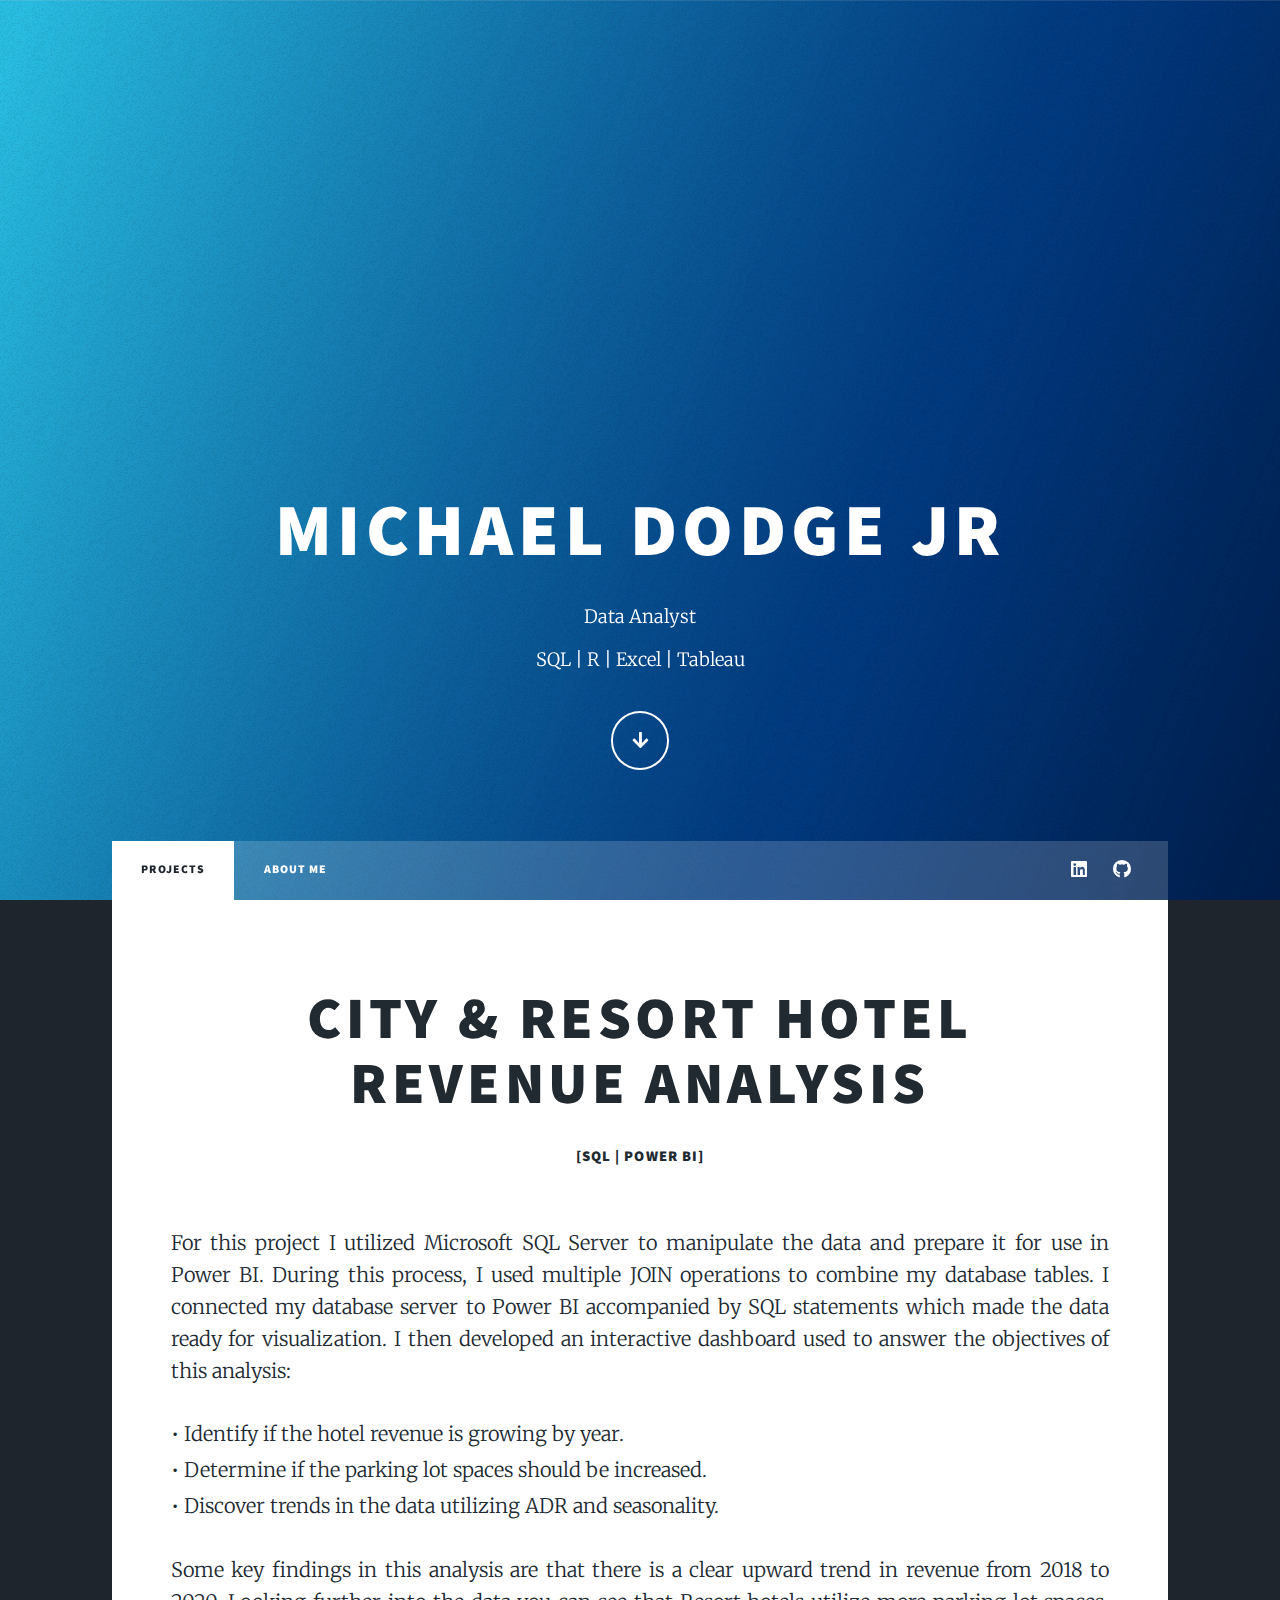
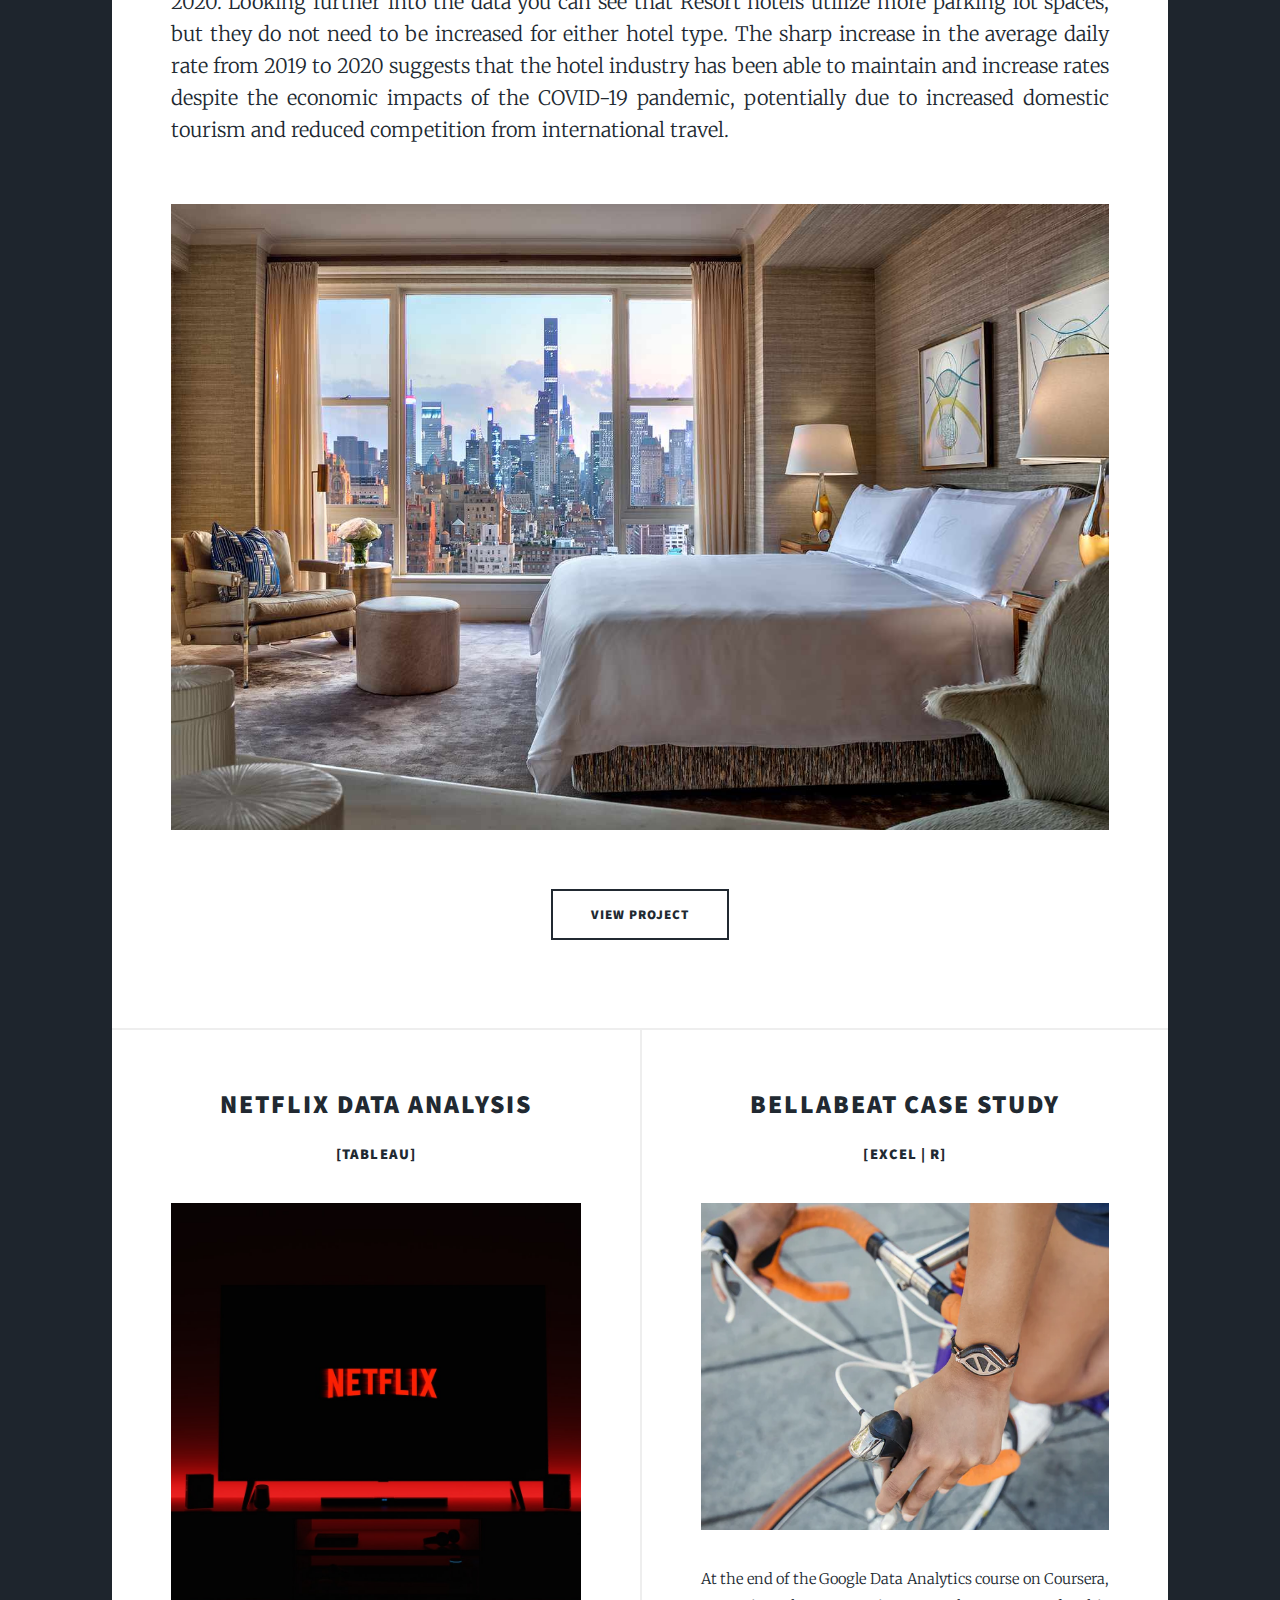
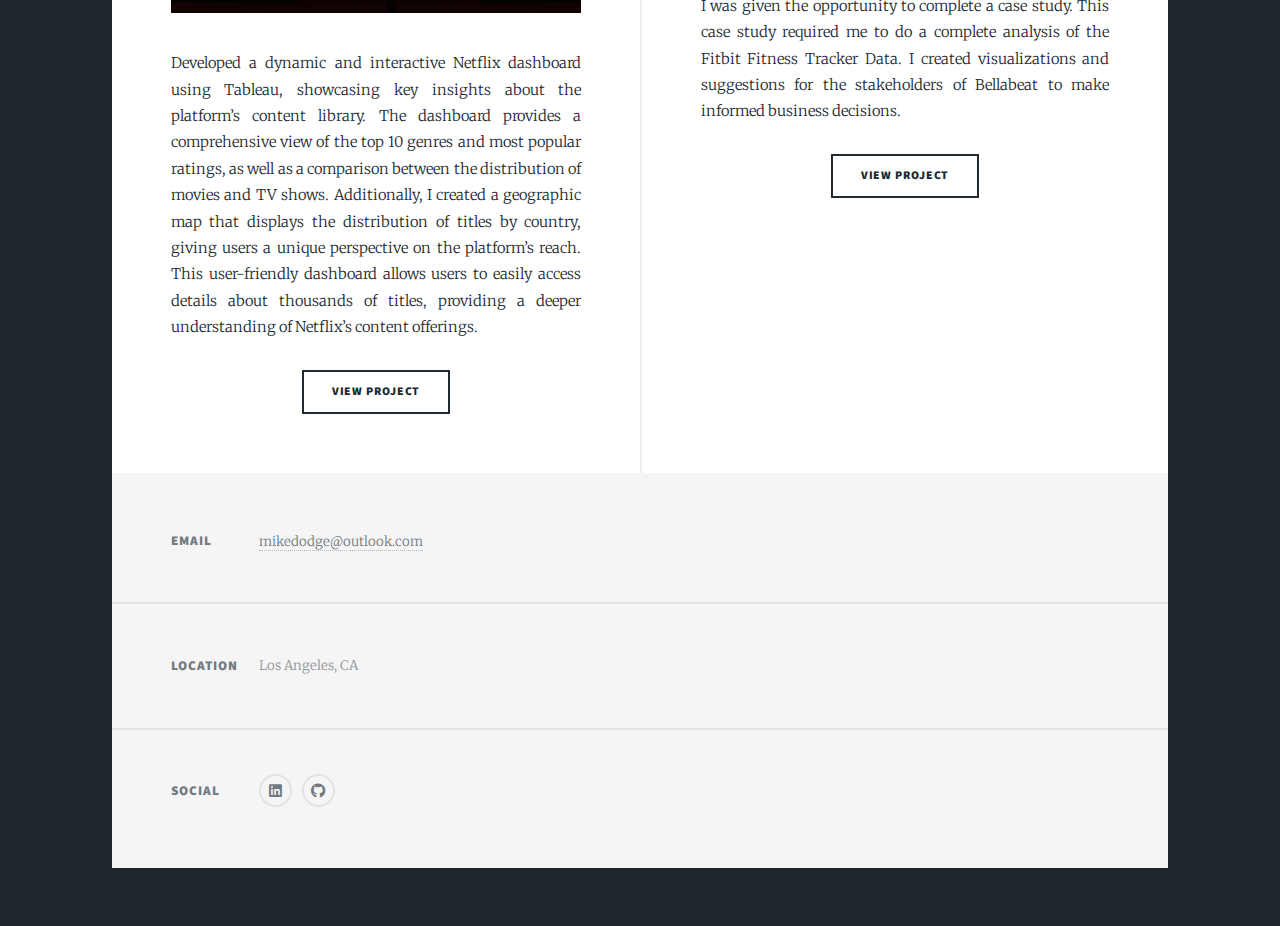
<file: index.html>
<!DOCTYPE HTML>
<!--
	Massively by HTML5 UP
	html5up.net | @ajlkn
	Free for personal and commercial use under the CCA 3.0 license (html5up.net/license)
-->
<html>
	<head>
		<title>Michael Dodge JR's Portfolio</title>
		<meta charset="utf-8" />
		<meta name="viewport" content="width=device-width, initial-scale=1, user-scalable=no" />
		<link rel="stylesheet" href="assets/css/main.css" />
		<noscript><link rel="stylesheet" href="assets/css/noscript.css" /></noscript>
	</head>
	<body class="is-preload">

		<!-- Wrapper -->
			<div id="wrapper" class="fade-in">

				<!-- Intro -->
					<div id="intro">
						<h1>Michael Dodge JR<br />
						</h1>
						<p>Data Analyst</a><br />
						SQL | R | Excel | Tableau  </p>
						<ul class="actions">
							<li><a href="#header" class="button icon solid solo fa-arrow-down scrolly">Continue</a></li>
						</ul>
					</div>

				<!-- Header -->
					<header id="header">
						<a href="index.html" class="logo">Portfolio</a>
					</header>

				<!-- Nav -->
					<nav id="nav">
						<ul class="links">
							<li class="active"><a href="index.html">Projects</a></li>
							<li><a href="generic.html">About Me</a></li>
							
						</ul>
						<ul class="icons">
							<li><a href="https://www.linkedin.com/in/michael-dodge1/" target="_blank" class="icon brands alt fa-linkedin"><span class="label">linkedin</span></a></li>
									
									<li><a href="https://github.com/michaeldodgejr" target="_blank" class="icon brands alt fa-github"><span class="label">GitHub</span></a></li>
						</ul>
					</nav>

				<!-- Main -->
					<div id="main">

						<!-- Featured Post -->
							<article class="post featured">
								<header class="major">
								
									<h2><a href="https://app.powerbi.com/view?r=eyJrIjoiMTY0MjYwMTMtM2MyYi00Njc1LTkyNTYtZTQ1NGM2YjNhMTRiIiwidCI6Ijk0NDBjMzlkLTBlYTUtNDYyOS1hMTlmLWY4YzUxMTVlODJiMyJ9&pageName=ReportSection" target="_blank"> City & Resort Hotel Revenue Analysis<br />
									</a></h2>
									<h4>[SQL | Power BI]</h4>
								</header>
									
									<p style = "line-height: 1.6; font-size: 20px"> For this project I utilized Microsoft SQL Server to manipulate the data and prepare it for use in Power BI. During this process, I used multiple JOIN operations to combine my database tables. 
										I connected my database server to Power BI accompanied by SQL statements which made the data ready for visualization. I then developed an interactive dashboard used to answer the objectives of this analysis:<br />

										</p>
										<p style = "line-height: 1.8;font-size: 20px">
										• Identify if the hotel revenue is growing by year.<br />
										• Determine if the parking lot spaces should be increased.<br />
										• Discover trends in the data utilizing ADR and seasonality.</p>

										<p style = "line-height: 1.6; font-size: 20px">  Some key findings in this analysis are that there is a clear upward trend in revenue from 2018 to 2020. Looking further into the data you can see that Resort hotels utilize more parking lot spaces, but they do not need to be increased for either hotel type. 
											The sharp increase in the average daily rate from 2019 to 2020 suggests that the hotel industry has been able to maintain and increase rates despite the economic impacts of the COVID-19 pandemic, potentially due to increased domestic tourism and reduced competition from international travel. <br />
								
										</p>
								
								<a href="https://app.powerbi.com/view?r=eyJrIjoiMTY0MjYwMTMtM2MyYi00Njc1LTkyNTYtZTQ1NGM2YjNhMTRiIiwidCI6Ijk0NDBjMzlkLTBlYTUtNDYyOS1hMTlmLWY4YzUxMTVlODJiMyJ9&pageName=ReportSection" target="_blank" class="image main"><img src="images/hotel.jpg" alt="" /></a>
								<ul class="actions special">
									<li><a href="https://app.powerbi.com/view?r=eyJrIjoiMTY0MjYwMTMtM2MyYi00Njc1LTkyNTYtZTQ1NGM2YjNhMTRiIiwidCI6Ijk0NDBjMzlkLTBlYTUtNDYyOS1hMTlmLWY4YzUxMTVlODJiMyJ9&pageName=ReportSection" target="_blank" class="button large">View Project</a></li>
								</ul>
							</article>

						<!-- Posts -->
							<section class="posts">
								<article>
									<header>
									
										<h2><a href="https://public.tableau.com/app/profile/michael.dodge3072/viz/NetflixData_16788481448670/Netflix" target="_blank" >Netflix Data Analysis<br />
										</a></h2>
										<h4>[Tableau]</h4>
									</header>
									<a href="https://public.tableau.com/app/profile/michael.dodge3072/viz/NetflixData_16788481448670/Netflix" target="_blank" class="image fit"><img src="images/netflix_portfolio.jpg" alt="" /></a>
									<p style = "line-height: 1.8"> Developed a dynamic and interactive Netflix dashboard using Tableau, showcasing key insights about the platform’s content library. 
										The dashboard provides a comprehensive view of the top 10 genres and most popular ratings, as well as a comparison between the distribution of movies
										and TV shows. Additionally, I created a geographic map that displays the distribution of titles by country, giving users a unique perspective on the 
										platform’s reach. This user-friendly dashboard allows users to easily access details about thousands of titles, providing a deeper understanding of 
										Netflix’s content offerings.

									</p>
									<ul class="actions special">
										<li><a href="https://public.tableau.com/app/profile/michael.dodge3072/viz/NetflixData_16788481448670/Netflix" target="_blank" class="button">View Project</a></li>
									</ul>
								</article>
								
								<article>
									<header>
									
										<h2><a href="https://www.kaggle.com/code/michaeldodge/bellabeat-case-study" target="_blank" >Bellabeat Case Study<br />
										</a></h2>
										<h4>[Excel | R]</h4>
									</header>
									<a href="https://www.kaggle.com/code/michaeldodge/bellabeat-case-study" target="_blank" class="image fit"><img src="images/Bellabeat_Portfolio.jpg" alt="" /></a>
									<p style = "line-height: 1.8"> At the end of the Google Data Analytics course on Coursera, I was given the opportunity to complete a case study. This case study required me to do a 
										complete analysis of the Fitbit Fitness Tracker Data. I created visualizations and suggestions for the stakeholders of Bellabeat to make informed 
										business decisions.

									</p>
									<ul class="actions special">
										<li><a href="https://www.kaggle.com/code/michaeldodge/bellabeat-case-study" target="_blank" class="button">View Project</a></li>
									</ul>
								</article>

								

							</div>

							<!-- Footer -->
								<footer id="footer">
									<section class="split contact">
										<section class="alt">
											<h3>Email</h3>
											<p><a href="#">mikedodge@outlook.com</a></p>
										</section>
										<section>
											<h3>Location</h3>
											<p>Los Angeles, CA<br />
											</p>
										</section>
										
									
										<section>
											<h3>Social</h3>
											<ul class="icons alt">
												<li><a href="https://www.linkedin.com/in/michael-dodge1/" target="_blank" class="icon brands alt fa-linkedin"><span class="label">linkedin</span></a></li>
									<li><a href="https://github.com/michaeldodgejr" target="_blank" class="icon brands alt fa-github"><span class="label">GitHub</span></a></li>
												
								</nav>
											</ul>
										</section>
									</section>
									
									
								</footer>
			
							<!-- Copyright -->
								<div id="copyright">
									
								</div>
			
						</div>
			
					<!-- Scripts -->
						<script src="assets/js/jquery.min.js"></script>
						<script src="assets/js/jquery.scrollex.min.js"></script>
						<script src="assets/js/jquery.scrolly.min.js"></script>
						<script src="assets/js/browser.min.js"></script>
						<script src="assets/js/breakpoints.min.js"></script>
						<script src="assets/js/util.js"></script>
						<script src="assets/js/main.js"></script>
			
				</body>
			</html>
</file>
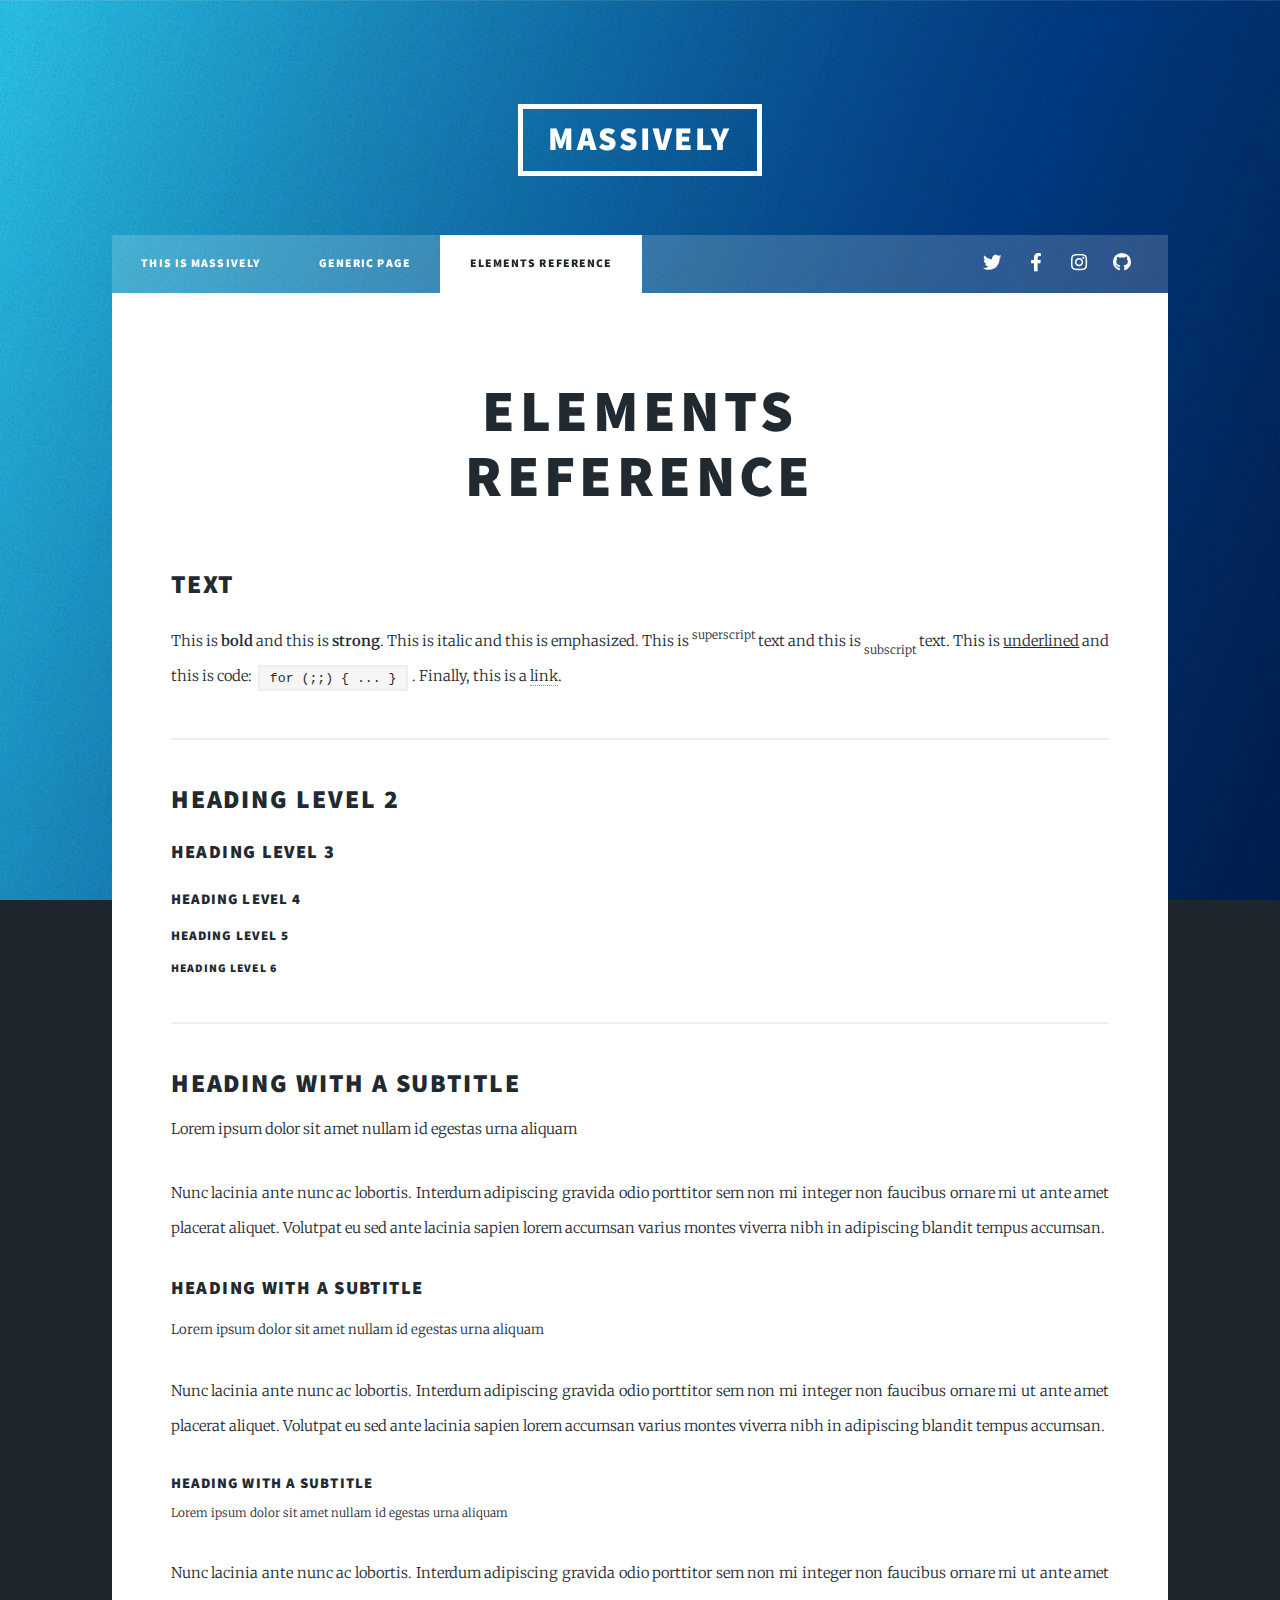
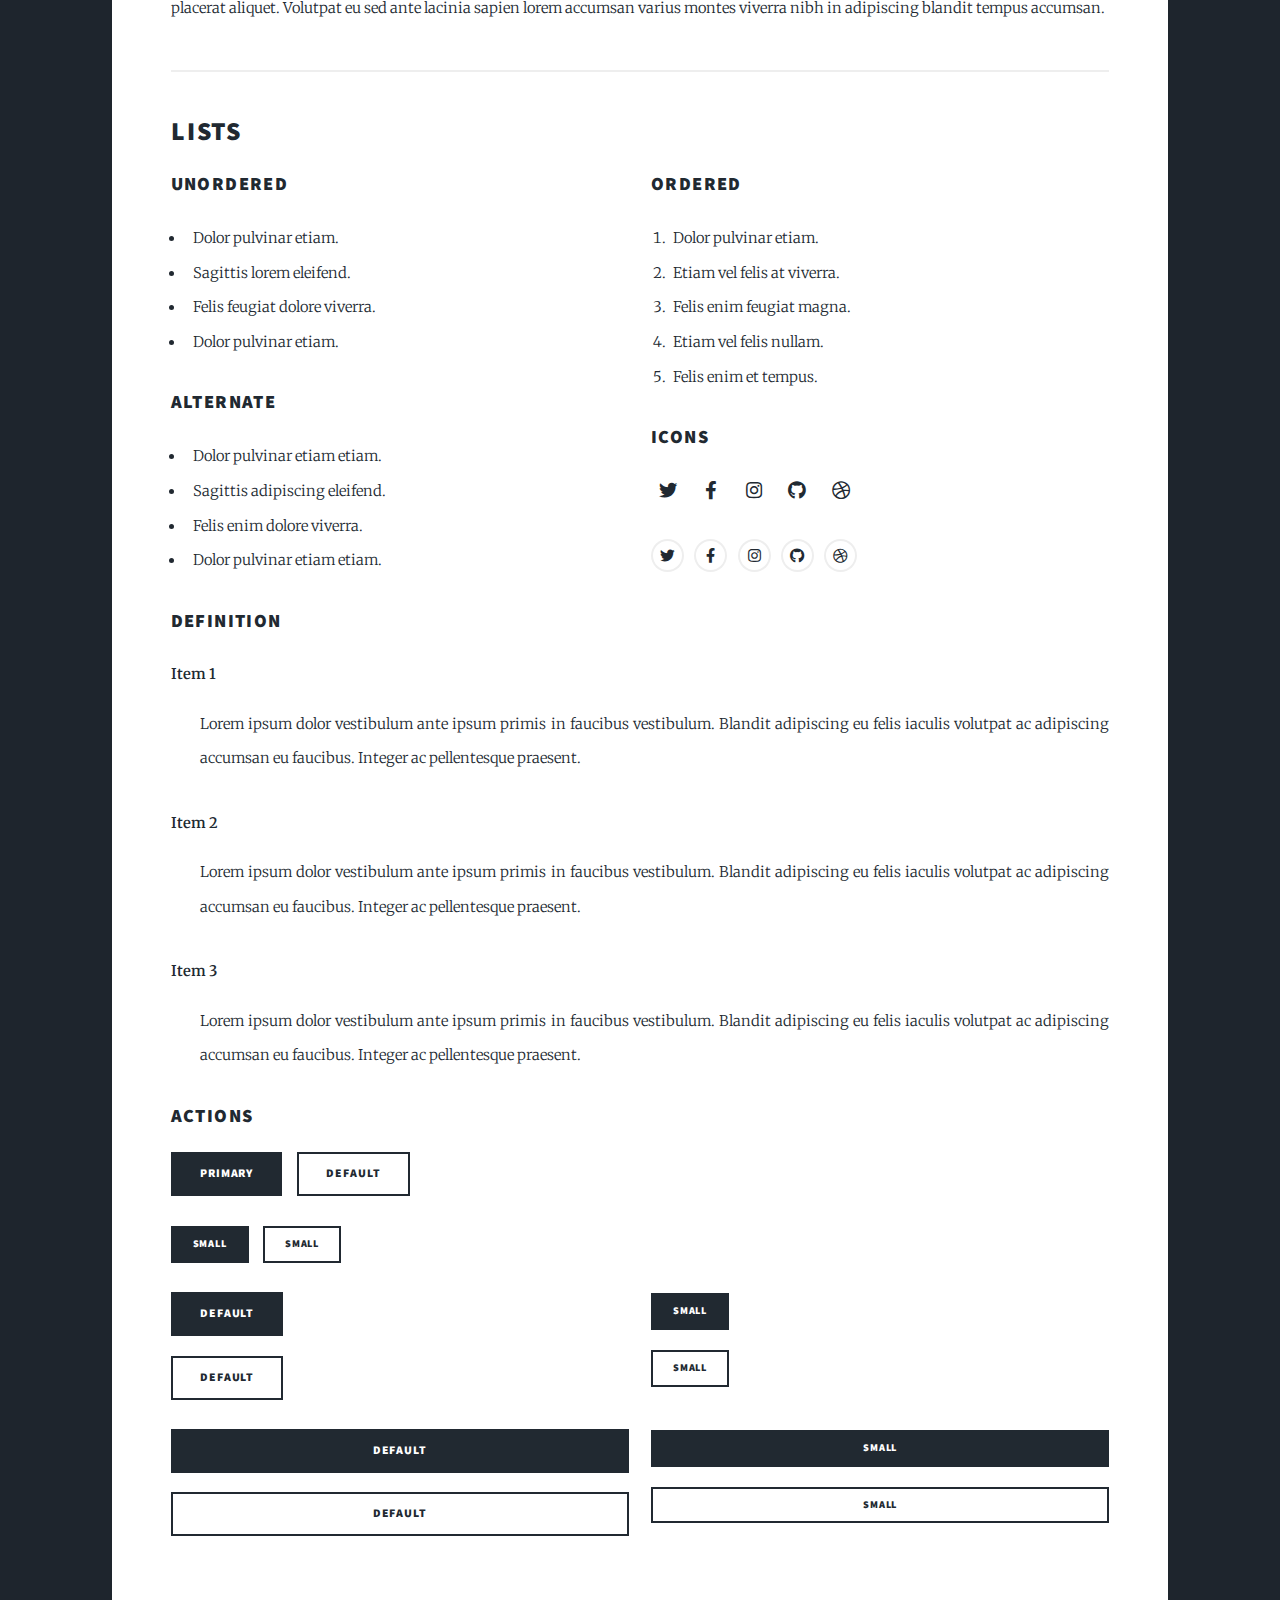
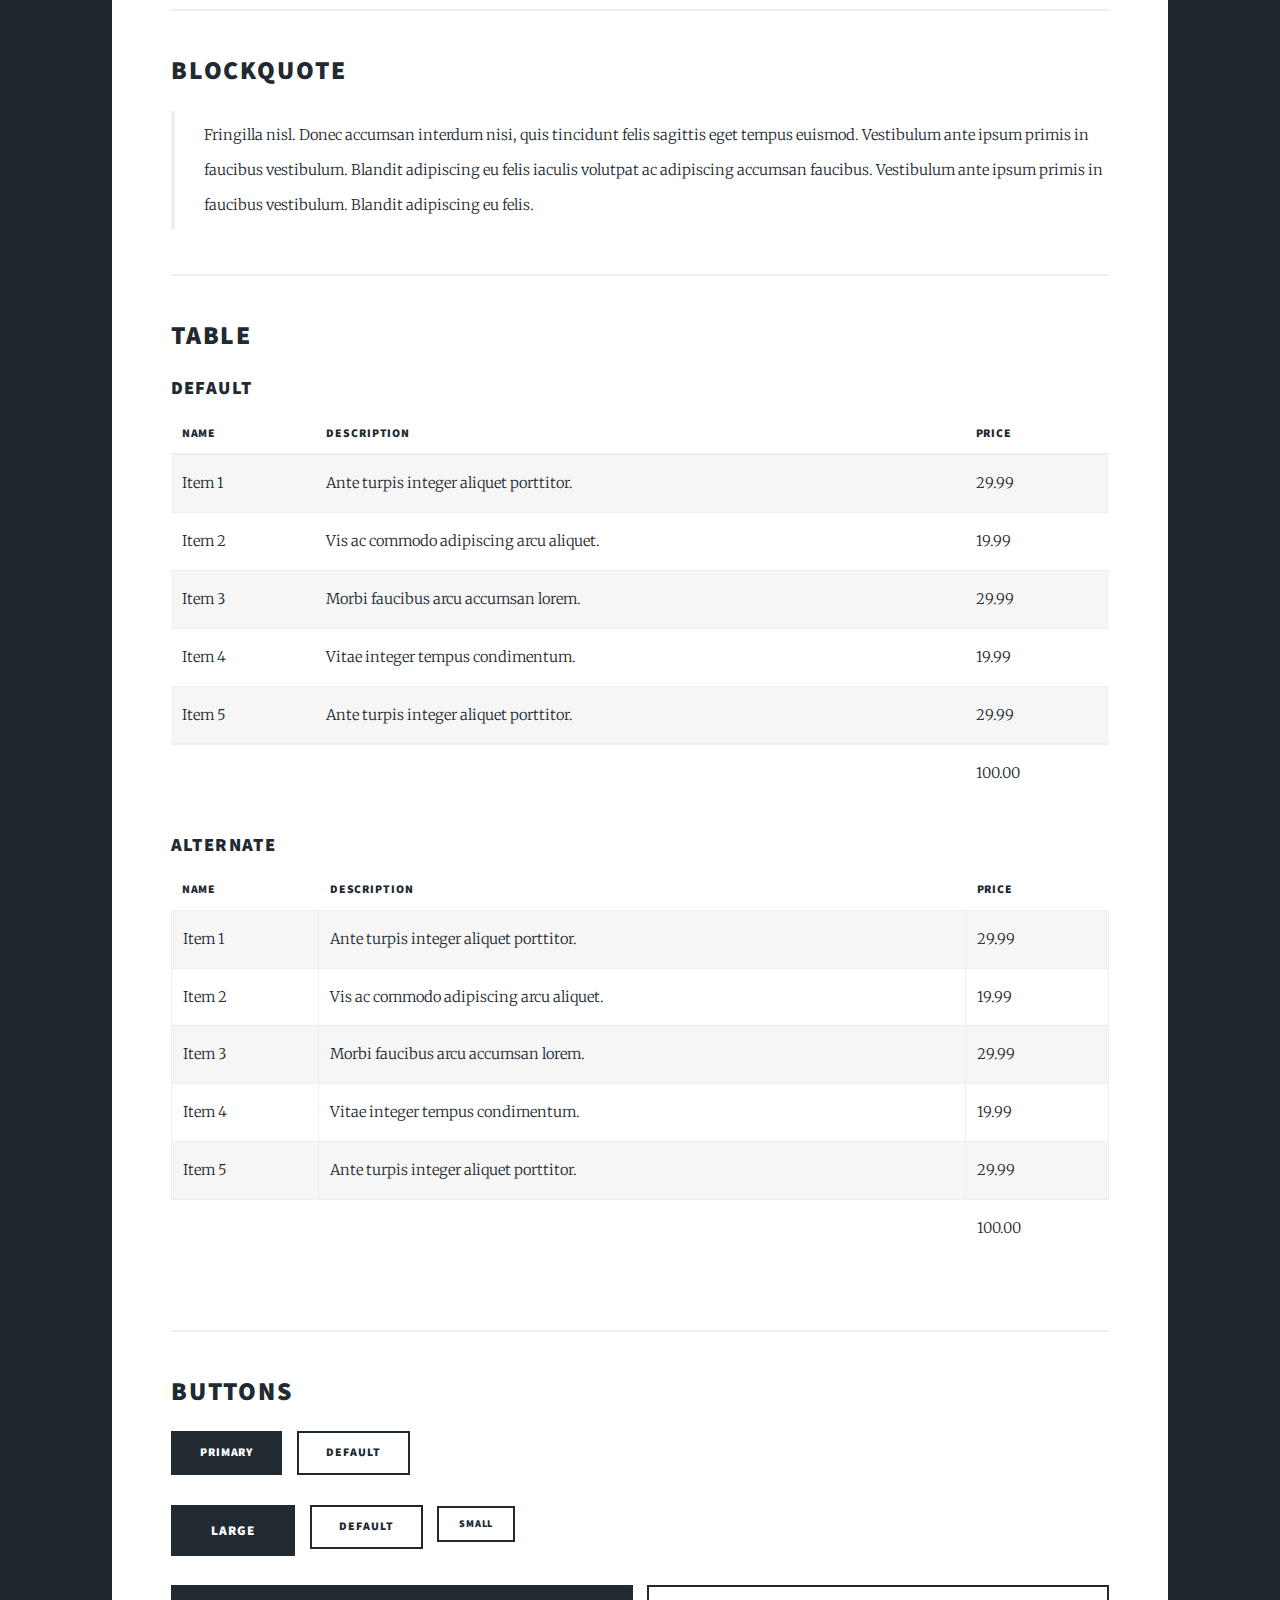
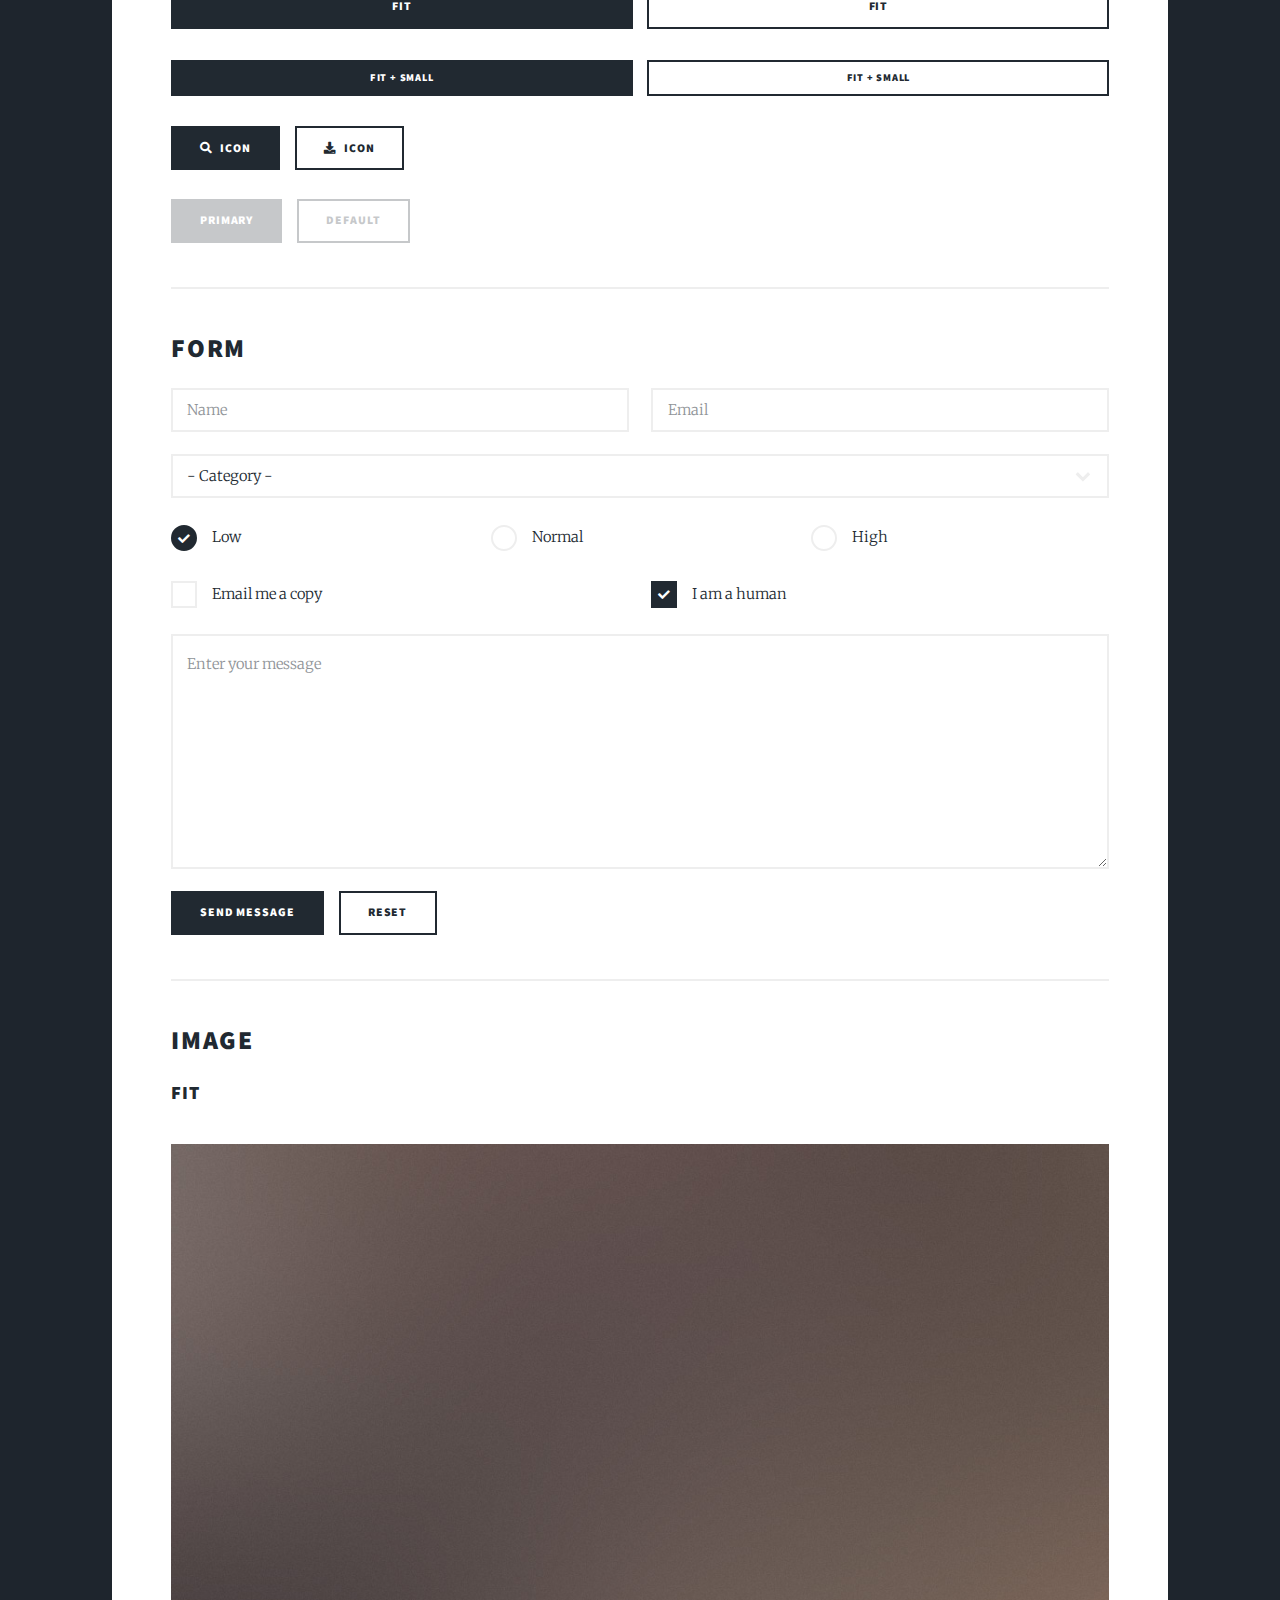
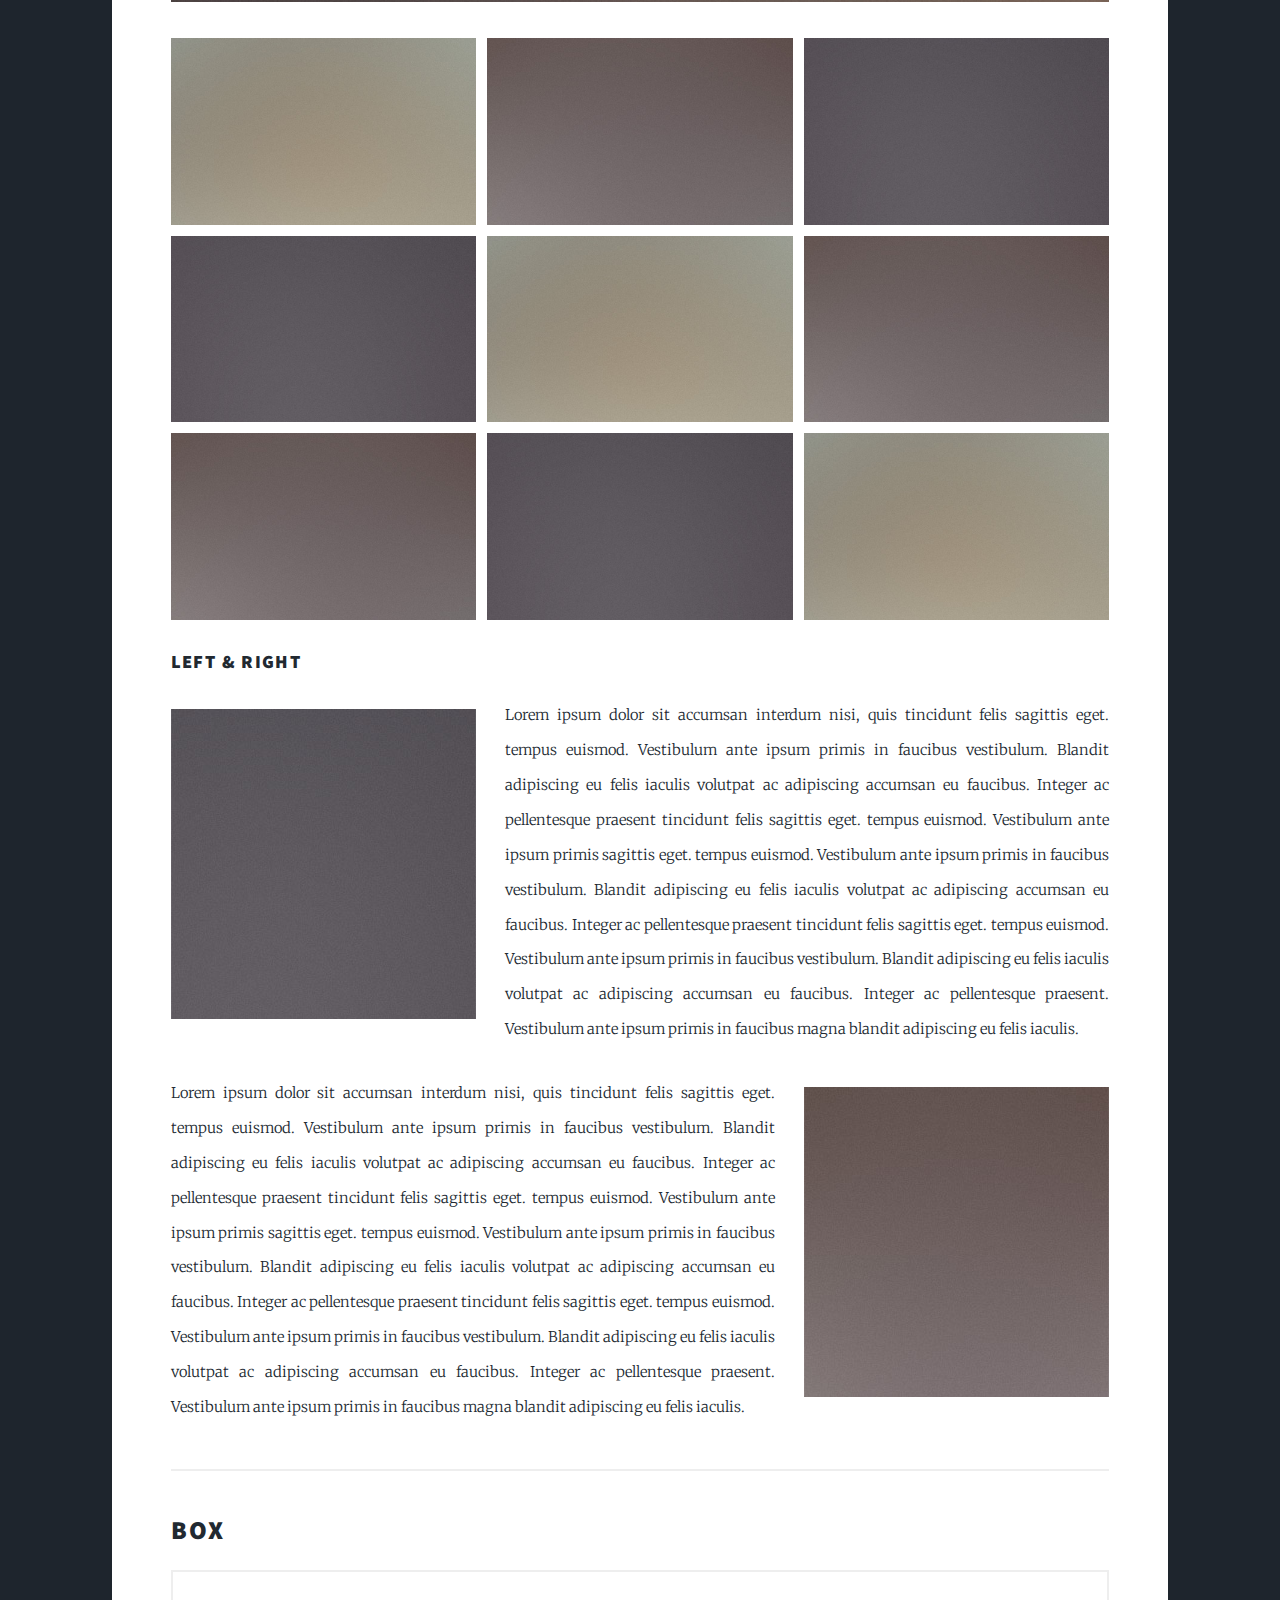
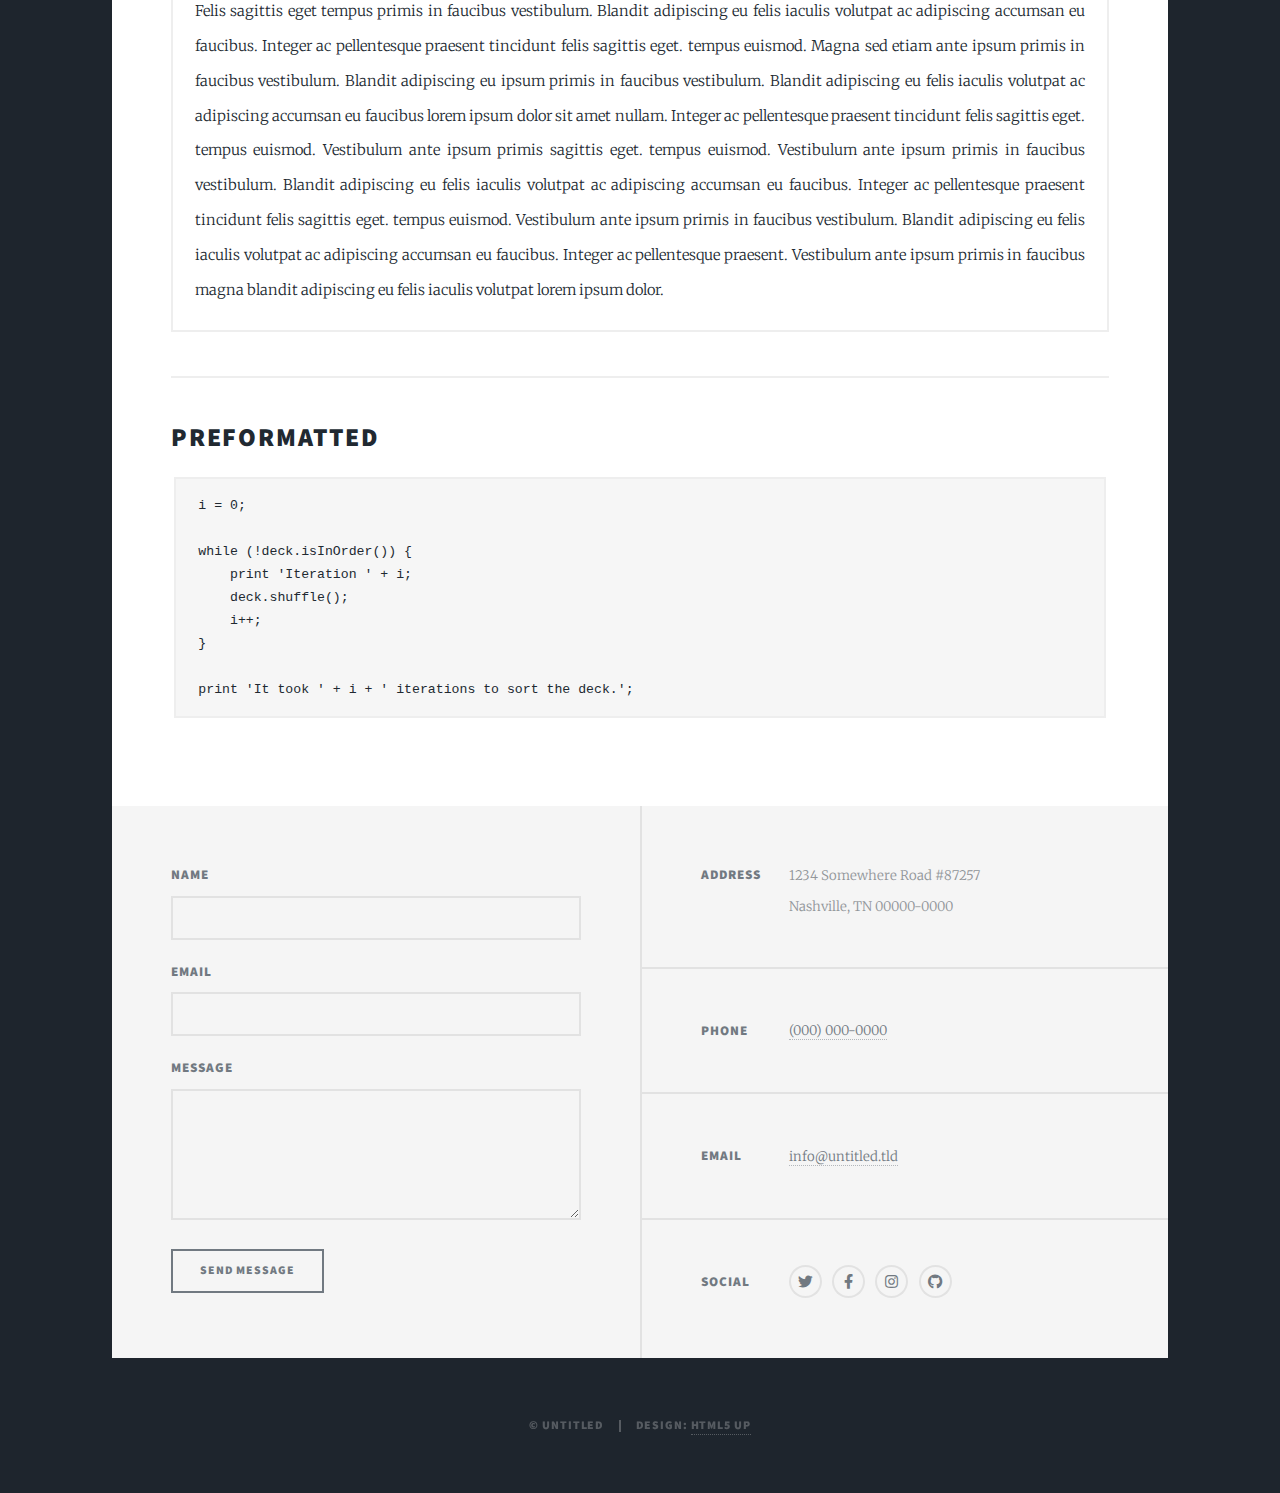
<file: elements.html>
<!DOCTYPE HTML>
<!--
	Massively by HTML5 UP
	html5up.net | @ajlkn
	Free for personal and commercial use under the CCA 3.0 license (html5up.net/license)
-->
<html>
	<head>
		<title>Elements Reference - Massively by HTML5 UP</title>
		<meta charset="utf-8" />
		<meta name="viewport" content="width=device-width, initial-scale=1, user-scalable=no" />
		<link rel="stylesheet" href="assets/css/main.css" />
		<noscript><link rel="stylesheet" href="assets/css/noscript.css" /></noscript>
	</head>
	<body class="is-preload">

		<!-- Wrapper -->
			<div id="wrapper">

				<!-- Header -->
					<header id="header">
						<a href="index.html" class="logo">Massively</a>
					</header>

				<!-- Nav -->
					<nav id="nav">
						<ul class="links">
							<li><a href="index.html">This is Massively</a></li>
							<li><a href="generic.html">Generic Page</a></li>
							<li class="active"><a href="elements.html">Elements Reference</a></li>
						</ul>
						<ul class="icons">
							<li><a href="#" class="icon brands fa-twitter"><span class="label">Twitter</span></a></li>
							<li><a href="#" class="icon brands fa-facebook-f"><span class="label">Facebook</span></a></li>
							<li><a href="#" class="icon brands fa-instagram"><span class="label">Instagram</span></a></li>
							<li><a href="#" class="icon brands fa-github"><span class="label">GitHub</span></a></li>
						</ul>
					</nav>

				<!-- Main -->
					<div id="main">

						<!-- Post -->
							<section class="post">
								<header class="major">
									<h1>Elements<br />
									Reference</h1>
								</header>

								<!-- Text stuff -->
									<h2>Text</h2>
									<p>This is <b>bold</b> and this is <strong>strong</strong>. This is <i>italic</i> and this is <em>emphasized</em>.
									This is <sup>superscript</sup> text and this is <sub>subscript</sub> text.
									This is <u>underlined</u> and this is code: <code>for (;;) { ... }</code>.
									Finally, this is a <a href="#">link</a>.</p>
									<hr />
									<h2>Heading Level 2</h2>
									<h3>Heading Level 3</h3>
									<h4>Heading Level 4</h4>
									<h5>Heading Level 5</h5>
									<h6>Heading Level 6</h6>
									<hr />
									<header>
										<h2>Heading with a Subtitle</h2>
										<p>Lorem ipsum dolor sit amet nullam id egestas urna aliquam</p>
									</header>
									<p>Nunc lacinia ante nunc ac lobortis. Interdum adipiscing gravida odio porttitor sem non mi integer non faucibus ornare mi ut ante amet placerat aliquet. Volutpat eu sed ante lacinia sapien lorem accumsan varius montes viverra nibh in adipiscing blandit tempus accumsan.</p>
									<header>
										<h3>Heading with a Subtitle</h3>
										<p>Lorem ipsum dolor sit amet nullam id egestas urna aliquam</p>
									</header>
									<p>Nunc lacinia ante nunc ac lobortis. Interdum adipiscing gravida odio porttitor sem non mi integer non faucibus ornare mi ut ante amet placerat aliquet. Volutpat eu sed ante lacinia sapien lorem accumsan varius montes viverra nibh in adipiscing blandit tempus accumsan.</p>
									<header>
										<h4>Heading with a Subtitle</h4>
										<p>Lorem ipsum dolor sit amet nullam id egestas urna aliquam</p>
									</header>
									<p>Nunc lacinia ante nunc ac lobortis. Interdum adipiscing gravida odio porttitor sem non mi integer non faucibus ornare mi ut ante amet placerat aliquet. Volutpat eu sed ante lacinia sapien lorem accumsan varius montes viverra nibh in adipiscing blandit tempus accumsan.</p>

									<hr />

								<!-- Lists -->
									<h2>Lists</h2>
									<div class="row">
										<div class="col-6 col-12-small">

											<h3>Unordered</h3>
											<ul>
												<li>Dolor pulvinar etiam.</li>
												<li>Sagittis lorem eleifend.</li>
												<li>Felis feugiat dolore viverra.</li>
												<li>Dolor pulvinar etiam.</li>
											</ul>

											<h3>Alternate</h3>
											<ul class="alt">
												<li>Dolor pulvinar etiam etiam.</li>
												<li>Sagittis adipiscing eleifend.</li>
												<li>Felis enim dolore viverra.</li>
												<li>Dolor pulvinar etiam etiam.</li>
											</ul>

										</div>
										<div class="col-6 col-12-small">

											<h3>Ordered</h3>
											<ol>
												<li>Dolor pulvinar etiam.</li>
												<li>Etiam vel felis at viverra.</li>
												<li>Felis enim feugiat magna.</li>
												<li>Etiam vel felis nullam.</li>
												<li>Felis enim et tempus.</li>
											</ol>

											<h3>Icons</h3>
											<ul class="icons">
												<li><a href="#" class="icon brands fa-twitter"><span class="label">Twitter</span></a></li>
												<li><a href="#" class="icon brands fa-facebook-f"><span class="label">Facebook</span></a></li>
												<li><a href="#" class="icon brands fa-instagram"><span class="label">Instagram</span></a></li>
												<li><a href="#" class="icon brands fa-github"><span class="label">Github</span></a></li>
												<li><a href="#" class="icon brands fa-dribbble"><span class="label">Dribbble</span></a></li>
											</ul>
											<ul class="icons alt">
												<li><a href="#" class="icon brands alt fa-twitter"><span class="label">Twitter</span></a></li>
												<li><a href="#" class="icon brands alt fa-facebook-f"><span class="label">Facebook</span></a></li>
												<li><a href="#" class="icon brands alt fa-instagram"><span class="label">Instagram</span></a></li>
												<li><a href="#" class="icon brands alt fa-github"><span class="label">Github</span></a></li>
												<li><a href="#" class="icon brands alt fa-dribbble"><span class="label">Dribbble</span></a></li>
											</ul>

										</div>
									</div>
									<h3>Definition</h3>
									<dl>
										<dt>Item 1</dt>
										<dd>
											<p>Lorem ipsum dolor vestibulum ante ipsum primis in faucibus vestibulum. Blandit adipiscing eu felis iaculis volutpat ac adipiscing accumsan eu faucibus. Integer ac pellentesque praesent.</p>
										</dd>
										<dt>Item 2</dt>
										<dd>
											<p>Lorem ipsum dolor vestibulum ante ipsum primis in faucibus vestibulum. Blandit adipiscing eu felis iaculis volutpat ac adipiscing accumsan eu faucibus. Integer ac pellentesque praesent.</p>
										</dd>
										<dt>Item 3</dt>
										<dd>
											<p>Lorem ipsum dolor vestibulum ante ipsum primis in faucibus vestibulum. Blandit adipiscing eu felis iaculis volutpat ac adipiscing accumsan eu faucibus. Integer ac pellentesque praesent.</p>
										</dd>
									</dl>

									<h3>Actions</h3>
									<ul class="actions">
										<li><a href="#" class="button primary">Primary</a></li>
										<li><a href="#" class="button">Default</a></li>
									</ul>
									<ul class="actions small">
										<li><a href="#" class="button primary small">Small</a></li>
										<li><a href="#" class="button small">Small</a></li>
									</ul>
									<div class="row">
										<div class="col-6 col-12-small">
											<ul class="actions stacked">
												<li><a href="#" class="button primary">Default</a></li>
												<li><a href="#" class="button">Default</a></li>
											</ul>
										</div>
										<div class="col-6 col-12-small">
											<ul class="actions stacked">
												<li><a href="#" class="button primary small">Small</a></li>
												<li><a href="#" class="button small">Small</a></li>
											</ul>
										</div>
									</div>
									<div class="row">
										<div class="col-6 col-12-small">
											<ul class="actions stacked">
												<li><a href="#" class="button primary fit">Default</a></li>
												<li><a href="#" class="button fit">Default</a></li>
											</ul>
										</div>
										<div class="col-6 col-12-small">
											<ul class="actions stacked">
												<li><a href="#" class="button primary small fit">Small</a></li>
												<li><a href="#" class="button small fit">Small</a></li>
											</ul>
										</div>
									</div>

									<hr />

								<!-- Blockquote -->
									<h2>Blockquote</h2>
									<blockquote>Fringilla nisl. Donec accumsan interdum nisi, quis tincidunt felis sagittis eget tempus euismod. Vestibulum ante ipsum primis in faucibus vestibulum. Blandit adipiscing eu felis iaculis volutpat ac adipiscing accumsan faucibus. Vestibulum ante ipsum primis in faucibus vestibulum. Blandit adipiscing eu felis.</blockquote>

									<hr />

								<!-- Table -->
									<h2>Table</h2>

									<h3>Default</h3>
									<div class="table-wrapper">
										<table>
											<thead>
												<tr>
													<th>Name</th>
													<th>Description</th>
													<th>Price</th>
												</tr>
											</thead>
											<tbody>
												<tr>
													<td>Item 1</td>
													<td>Ante turpis integer aliquet porttitor.</td>
													<td>29.99</td>
												</tr>
												<tr>
													<td>Item 2</td>
													<td>Vis ac commodo adipiscing arcu aliquet.</td>
													<td>19.99</td>
												</tr>
												<tr>
													<td>Item 3</td>
													<td> Morbi faucibus arcu accumsan lorem.</td>
													<td>29.99</td>
												</tr>
												<tr>
													<td>Item 4</td>
													<td>Vitae integer tempus condimentum.</td>
													<td>19.99</td>
												</tr>
												<tr>
													<td>Item 5</td>
													<td>Ante turpis integer aliquet porttitor.</td>
													<td>29.99</td>
												</tr>
											</tbody>
											<tfoot>
												<tr>
													<td colspan="2"></td>
													<td>100.00</td>
												</tr>
											</tfoot>
										</table>
									</div>

									<h3>Alternate</h3>
									<div class="table-wrapper">
										<table class="alt">
											<thead>
												<tr>
													<th>Name</th>
													<th>Description</th>
													<th>Price</th>
												</tr>
											</thead>
											<tbody>
												<tr>
													<td>Item 1</td>
													<td>Ante turpis integer aliquet porttitor.</td>
													<td>29.99</td>
												</tr>
												<tr>
													<td>Item 2</td>
													<td>Vis ac commodo adipiscing arcu aliquet.</td>
													<td>19.99</td>
												</tr>
												<tr>
													<td>Item 3</td>
													<td> Morbi faucibus arcu accumsan lorem.</td>
													<td>29.99</td>
												</tr>
												<tr>
													<td>Item 4</td>
													<td>Vitae integer tempus condimentum.</td>
													<td>19.99</td>
												</tr>
												<tr>
													<td>Item 5</td>
													<td>Ante turpis integer aliquet porttitor.</td>
													<td>29.99</td>
												</tr>
											</tbody>
											<tfoot>
												<tr>
													<td colspan="2"></td>
													<td>100.00</td>
												</tr>
											</tfoot>
										</table>
									</div>

									<hr />

								<!-- Buttons -->
									<h2>Buttons</h2>
									<ul class="actions">
										<li><a href="#" class="button primary">Primary</a></li>
										<li><a href="#" class="button">Default</a></li>
									</ul>
									<ul class="actions">
										<li><a href="#" class="button primary large">Large</a></li>
										<li><a href="#" class="button">Default</a></li>
										<li><a href="#" class="button small">Small</a></li>
									</ul>
									<ul class="actions fit">
										<li><a href="#" class="button primary fit">Fit</a></li>
										<li><a href="#" class="button fit">Fit</a></li>
									</ul>
									<ul class="actions fit small">
										<li><a href="#" class="button primary fit small">Fit + Small</a></li>
										<li><a href="#" class="button fit small">Fit + Small</a></li>
									</ul>
									<ul class="actions">
										<li><a href="#" class="button primary icon solid fa-search">Icon</a></li>
										<li><a href="#" class="button icon solid fa-download">Icon</a></li>
									</ul>
									<ul class="actions">
										<li><span class="button primary disabled">Primary</span></li>
										<li><span class="button disabled">Default</span></li>
									</ul>

									<hr />

								<!-- Form -->
									<h2>Form</h2>

									<form method="post" action="#">
										<div class="row gtr-uniform">
											<div class="col-6 col-12-xsmall">
												<input type="text" name="demo-name" id="demo-name" value="" placeholder="Name" />
											</div>
											<div class="col-6 col-12-xsmall">
												<input type="email" name="demo-email" id="demo-email" value="" placeholder="Email" />
											</div>
											<!-- Break -->
											<div class="col-12">
												<select name="demo-category" id="demo-category">
													<option value="">- Category -</option>
													<option value="1">Manufacturing</option>
													<option value="1">Shipping</option>
													<option value="1">Administration</option>
													<option value="1">Human Resources</option>
												</select>
											</div>
											<!-- Break -->
											<div class="col-4 col-12-small">
												<input type="radio" id="demo-priority-low" name="demo-priority" checked>
												<label for="demo-priority-low">Low</label>
											</div>
											<div class="col-4 col-12-small">
												<input type="radio" id="demo-priority-normal" name="demo-priority">
												<label for="demo-priority-normal">Normal</label>
											</div>
											<div class="col-4 col-12-small">
												<input type="radio" id="demo-priority-high" name="demo-priority">
												<label for="demo-priority-high">High</label>
											</div>
											<!-- Break -->
											<div class="col-6 col-12-small">
												<input type="checkbox" id="demo-copy" name="demo-copy">
												<label for="demo-copy">Email me a copy</label>
											</div>
											<div class="col-6 col-12-small">
												<input type="checkbox" id="demo-human" name="demo-human" checked>
												<label for="demo-human">I am a human</label>
											</div>
											<!-- Break -->
											<div class="col-12">
												<textarea name="demo-message" id="demo-message" placeholder="Enter your message" rows="6"></textarea>
											</div>
											<!-- Break -->
											<div class="col-12">
												<ul class="actions">
													<li><input type="submit" value="Send Message" class="primary" /></li>
													<li><input type="reset" value="Reset" /></li>
												</ul>
											</div>
										</div>
									</form>

									<hr />

								<!-- Image -->
									<h2>Image</h2>

									<h3>Fit</h3>
									<span class="image fit"><img src="images/pic01.jpg" alt="" /></span>
									<div class="box alt">
										<div class="row gtr-50 gtr-uniform">
											<div class="col-4"><span class="image fit"><img src="images/pic02.jpg" alt="" /></span></div>
											<div class="col-4"><span class="image fit"><img src="images/pic03.jpg" alt="" /></span></div>
											<div class="col-4"><span class="image fit"><img src="images/pic04.jpg" alt="" /></span></div>
											<!-- Break -->
											<div class="col-4"><span class="image fit"><img src="images/pic04.jpg" alt="" /></span></div>
											<div class="col-4"><span class="image fit"><img src="images/pic02.jpg" alt="" /></span></div>
											<div class="col-4"><span class="image fit"><img src="images/pic03.jpg" alt="" /></span></div>
											<!-- Break -->
											<div class="col-4"><span class="image fit"><img src="images/pic03.jpg" alt="" /></span></div>
											<div class="col-4"><span class="image fit"><img src="images/pic04.jpg" alt="" /></span></div>
											<div class="col-4"><span class="image fit"><img src="images/pic02.jpg" alt="" /></span></div>
										</div>
									</div>

									<h3>Left &amp; Right</h3>
									<p><span class="image left"><img src="images/pic08.jpg" alt="" /></span>Lorem ipsum dolor sit accumsan interdum nisi, quis tincidunt felis sagittis eget. tempus euismod. Vestibulum ante ipsum primis in faucibus vestibulum. Blandit adipiscing eu felis iaculis volutpat ac adipiscing accumsan eu faucibus. Integer ac pellentesque praesent tincidunt felis sagittis eget. tempus euismod. Vestibulum ante ipsum primis sagittis eget. tempus euismod. Vestibulum ante ipsum primis in faucibus vestibulum. Blandit adipiscing eu felis iaculis volutpat ac adipiscing accumsan eu faucibus. Integer ac pellentesque praesent tincidunt felis sagittis eget. tempus euismod. Vestibulum ante ipsum primis in faucibus vestibulum. Blandit adipiscing eu felis iaculis volutpat ac adipiscing accumsan eu faucibus. Integer ac pellentesque praesent. Vestibulum ante ipsum primis in faucibus magna blandit adipiscing eu felis iaculis.</p>
									<p><span class="image right"><img src="images/pic09.jpg" alt="" /></span>Lorem ipsum dolor sit accumsan interdum nisi, quis tincidunt felis sagittis eget. tempus euismod. Vestibulum ante ipsum primis in faucibus vestibulum. Blandit adipiscing eu felis iaculis volutpat ac adipiscing accumsan eu faucibus. Integer ac pellentesque praesent tincidunt felis sagittis eget. tempus euismod. Vestibulum ante ipsum primis sagittis eget. tempus euismod. Vestibulum ante ipsum primis in faucibus vestibulum. Blandit adipiscing eu felis iaculis volutpat ac adipiscing accumsan eu faucibus. Integer ac pellentesque praesent tincidunt felis sagittis eget. tempus euismod. Vestibulum ante ipsum primis in faucibus vestibulum. Blandit adipiscing eu felis iaculis volutpat ac adipiscing accumsan eu faucibus. Integer ac pellentesque praesent. Vestibulum ante ipsum primis in faucibus magna blandit adipiscing eu felis iaculis.</p>

									<hr />

								<!-- Box -->
									<h2>Box</h2>
									<div class="box">
										<p>Felis sagittis eget tempus primis in faucibus vestibulum. Blandit adipiscing eu felis iaculis volutpat ac adipiscing accumsan eu faucibus. Integer ac pellentesque praesent tincidunt felis sagittis eget. tempus euismod. Magna sed etiam ante ipsum primis in faucibus vestibulum. Blandit adipiscing eu ipsum primis in faucibus vestibulum. Blandit adipiscing eu felis iaculis volutpat ac adipiscing accumsan eu faucibus lorem ipsum dolor sit amet nullam. Integer ac pellentesque praesent tincidunt felis sagittis eget. tempus euismod. Vestibulum ante ipsum primis sagittis eget. tempus euismod. Vestibulum ante ipsum primis in faucibus vestibulum. Blandit adipiscing eu felis iaculis volutpat ac adipiscing accumsan eu faucibus. Integer ac pellentesque praesent tincidunt felis sagittis eget. tempus euismod. Vestibulum ante ipsum primis in faucibus vestibulum. Blandit adipiscing eu felis iaculis volutpat ac adipiscing accumsan eu faucibus. Integer ac pellentesque praesent. Vestibulum ante ipsum primis in faucibus magna blandit adipiscing eu felis iaculis volutpat lorem ipsum dolor.</p>
									</div>

									<hr />

								<!-- Preformatted Code -->
									<h2>Preformatted</h2>
									<pre><code>i = 0;

while (!deck.isInOrder()) {
    print 'Iteration ' + i;
    deck.shuffle();
    i++;
}

print 'It took ' + i + ' iterations to sort the deck.';
</code></pre>

							</section>

					</div>

				<!-- Footer -->
					<footer id="footer">
						<section>
							<form method="post" action="#">
								<div class="fields">
									<div class="field">
										<label for="name">Name</label>
										<input type="text" name="name" id="name" />
									</div>
									<div class="field">
										<label for="email">Email</label>
										<input type="text" name="email" id="email" />
									</div>
									<div class="field">
										<label for="message">Message</label>
										<textarea name="message" id="message" rows="3"></textarea>
									</div>
								</div>
								<ul class="actions">
									<li><input type="submit" value="Send Message" /></li>
								</ul>
							</form>
						</section>
						<section class="split contact">
							<section class="alt">
								<h3>Address</h3>
								<p>1234 Somewhere Road #87257<br />
								Nashville, TN 00000-0000</p>
							</section>
							<section>
								<h3>Phone</h3>
								<p><a href="#">(000) 000-0000</a></p>
							</section>
							<section>
								<h3>Email</h3>
								<p><a href="#">info@untitled.tld</a></p>
							</section>
							<section>
								<h3>Social</h3>
								<ul class="icons alt">
									<li><a href="#" class="icon brands alt fa-twitter"><span class="label">Twitter</span></a></li>
									<li><a href="#" class="icon brands alt fa-facebook-f"><span class="label">Facebook</span></a></li>
									<li><a href="#" class="icon brands alt fa-instagram"><span class="label">Instagram</span></a></li>
									<li><a href="#" class="icon brands alt fa-github"><span class="label">GitHub</span></a></li>
								</ul>
							</section>
						</section>
					</footer>

				<!-- Copyright -->
					<div id="copyright">
						<ul><li>&copy; Untitled</li><li>Design: <a href="https://html5up.net">HTML5 UP</a></li></ul>
					</div>

			</div>

		<!-- Scripts -->
			<script src="assets/js/jquery.min.js"></script>
			<script src="assets/js/jquery.scrollex.min.js"></script>
			<script src="assets/js/jquery.scrolly.min.js"></script>
			<script src="assets/js/browser.min.js"></script>
			<script src="assets/js/breakpoints.min.js"></script>
			<script src="assets/js/util.js"></script>
			<script src="assets/js/main.js"></script>

	</body>
</html>
</file>
<file: assets/css/main.css>
@import url(fontawesome-all.min.css);
@import url("https://fonts.googleapis.com/css?family=Merriweather:300,700,300italic,700italic|Source+Sans+Pro:900");


/*
	Massively by HTML5 UP
	html5up.net | @ajlkn
	Free for personal and commercial use under the CCA 3.0 license (html5up.net/license)
*/

html, body, div, span, applet, object,
iframe, h1, h2, h3, h4, h5, h6, p, blockquote,
pre, a, abbr, acronym, address, big, cite,
code, del, dfn, em, img, ins, kbd, q, s, samp,
small, strike, strong, sub, sup, tt, var, b,
u, i, center, dl, dt, dd, ol, ul, li, fieldset,
form, label, legend, table, caption, tbody,
tfoot, thead, tr, th, td, article, aside,
canvas, details, embed, figure, figcaption,
footer, header, hgroup, menu, nav, output, ruby,
section, summary, time, mark, audio, video {
	margin: 0;
	padding: 0;
	border: 0;
	font-size: 100%;
	font: inherit;
	vertical-align: baseline;}

article, aside, details, figcaption, figure,
footer, header, hgroup, menu, nav, section {
	display: block;}

body {
	line-height: 1;
}

ol, ul {
	list-style: none;
}

blockquote, q {
	quotes: none;
}

	blockquote:before, blockquote:after, q:before, q:after {
		content: '';
		content: none;
	}

table {
	border-collapse: collapse;
	border-spacing: 0;
}

body {
	-webkit-text-size-adjust: none;
}

mark {
	background-color: transparent;
	color: inherit;
}

input::-moz-focus-inner {
	border: 0;
	padding: 0;
}

input, select, textarea {
	-moz-appearance: none;
	-webkit-appearance: none;
	-ms-appearance: none;
	appearance: none;
}

/* Basic */

	@-ms-viewport {
		width: device-width;
	}

	body {
		-ms-overflow-style: scrollbar;
	}

	@media screen and (max-width: 480px) {

		html, body {
			min-width: 320px;
		}

	}

	html {
		box-sizing: border-box;
	}

	*, *:before, *:after {
		box-sizing: inherit;
	}

	body {
		background-color: #1e252d;
	}

		body.is-preload *, body.is-preload *:before, body.is-preload *:after {
			-moz-animation: none !important;
			-webkit-animation: none !important;
			-ms-animation: none !important;
			animation: none !important;
			-moz-transition: none !important;
			-webkit-transition: none !important;
			-ms-transition: none !important;
			transition: none !important;
		}

/* Type */

	html {
		font-size: 16pt;
	}

		@media screen and (max-width: 1680px) {

			html {
				font-size: 12pt;
			}

		}

		@media screen and (max-width: 1280px) {

			html {
				font-size: 11pt;
			}

		}

		@media screen and (max-width: 360px) {

			html {
				font-size: 10pt;
			}

		}

	body {
		color: #212931;
	}

	body, input, select, textarea {
		font-family: "Merriweather", Georgia, serif;
		font-weight: 300;
		font-size: 1rem;
		line-height: 2.375;
	}

	a {
		-moz-transition: color 0.2s ease-in-out, background-color 0.2s ease-in-out, border-color 0.2s ease-in-out, box-shadow 0.2s ease-in-out;
		-webkit-transition: color 0.2s ease-in-out, background-color 0.2s ease-in-out, border-color 0.2s ease-in-out, box-shadow 0.2s ease-in-out;
		-ms-transition: color 0.2s ease-in-out, background-color 0.2s ease-in-out, border-color 0.2s ease-in-out, box-shadow 0.2s ease-in-out;
		transition: color 0.2s ease-in-out, background-color 0.2s ease-in-out, border-color 0.2s ease-in-out, box-shadow 0.2s ease-in-out;
		border-bottom: dotted 1px;
		text-decoration: none;
	}

		a:hover {
			border-bottom-color: transparent;
		}

	strong, b {
		font-weight: 600;
	}

	em, i {
		font-style: normal;
	}

	p {
		text-align: justify;
		margin: 0 0 2rem 0;
	}

	h1, h2, h3, h4, h5, h6 {
		font-family: "Source Sans Pro", Helvetica, sans-serif;
		font-weight: 900;
		line-height: 1.5;
		letter-spacing: 0.075em;
		text-transform: uppercase;
		margin: 0 0 1rem 0;
	}

		h1 a, h2 a, h3 a, h4 a, h5 a, h6 a {
			border-bottom: 0;
			color: inherit;
			text-decoration: none;
		}

	h1 {
		font-size: 4rem;
		line-height: 1.1;
		margin: 0 0 2rem 0;
	}

	h2 {
		font-size: 1.75rem;
		line-height: 1.3;
		margin: 0 0 1.5rem 0;
	}

	h3 {
		font-size: 1.25rem;
		margin: 0 0 1.5rem 0;
	}

	h4 {
		font-size: 1rem;
	}

	h5 {
		font-size: 0.9rem;
	}

	h6 {
		font-size: 0.8rem;
	}

	sub {
		font-size: 0.8rem;
		position: relative;
		top: 0.5rem;
	}

	sup {
		font-size: 0.8rem;
		position: relative;
		top: -0.5rem;
	}

	blockquote {
		border-left: solid 4px;
		font-style: normal;
		margin: 0 0 2rem 0;
		padding: 0.5rem 0 0.5rem 2rem;
	}

	code {
		border: solid 2px;
		font-family: "Courier New", monospace;
		font-size: 0.9rem;
		margin: 0 0.25rem;
		padding: 0.25rem 0.65rem;
	}

	pre {
		-webkit-overflow-scrolling: touch;
		font-family: "Courier New", monospace;
		font-size: 0.9rem;
		margin: 0 0 2rem 0;
	}

		pre code {
			display: block;
			line-height: 1.75;
			padding: 1rem 1.5rem;
			overflow-x: auto;
		}

	hr {
		border: 0;
		border-bottom: solid 2px;
		margin: 3rem 0;
	}

		hr.major {
			margin: 5rem 0;
		}

	.align-left {
		text-align: left;
	}

	.align-center {
		text-align: center;
	}

	.align-right {
		text-align: right;
	}

	input, select, textarea {
		color: #212931;
	}

	a {
		color: #212931;
		border-bottom-color: rgba(33, 41, 49, 0.5);
	}

		a:hover {
			border-bottom-color: transparent;
			color: #18bfef !important;
		}

	strong, b {
		color: #212931;
	}

	h1, h2, h3, h4, h5, h6 {
		color: #212931;
	}

	blockquote {
		border-left-color: #eeeeee;
	}

	code {
		background: rgba(220, 220, 220, 0.25);
		border-color: #eeeeee;
	}

	hr {
		border-bottom-color: #eeeeee;
	}

/* Row */

	.row {
		display: flex;
		flex-wrap: wrap;
		box-sizing: border-box;
		align-items: stretch;
	}

		.row > * {
			box-sizing: border-box;
		}

		.row.gtr-uniform > * > :last-child {
			margin-bottom: 0;
		}

		.row.aln-left {
			justify-content: flex-start;
		}

		.row.aln-center {
			justify-content: center;
		}

		.row.aln-right {
			justify-content: flex-end;
		}

		.row.aln-top {
			align-items: flex-start;
		}

		.row.aln-middle {
			align-items: center;
		}

		.row.aln-bottom {
			align-items: flex-end;
		}

		.row > .imp {
			order: -1;
		}

		.row > .col-1 {
			width: 8.33333%;
		}

		.row > .off-1 {
			margin-left: 8.33333%;
		}

		.row > .col-2 {
			width: 16.66667%;
		}

		.row > .off-2 {
			margin-left: 16.66667%;
		}

		.row > .col-3 {
			width: 25%;
		}

		.row > .off-3 {
			margin-left: 25%;
		}

		.row > .col-4 {
			width: 33.33333%;
		}

		.row > .off-4 {
			margin-left: 33.33333%;
		}

		.row > .col-5 {
			width: 41.66667%;
		}

		.row > .off-5 {
			margin-left: 41.66667%;
		}

		.row > .col-6 {
			width: 50%;
		}

		.row > .off-6 {
			margin-left: 50%;
		}

		.row > .col-7 {
			width: 58.33333%;
		}

		.row > .off-7 {
			margin-left: 58.33333%;
		}

		.row > .col-8 {
			width: 66.66667%;
		}

		.row > .off-8 {
			margin-left: 66.66667%;
		}

		.row > .col-9 {
			width: 75%;
		}

		.row > .off-9 {
			margin-left: 75%;
		}

		.row > .col-10 {
			width: 83.33333%;
		}

		.row > .off-10 {
			margin-left: 83.33333%;
		}

		.row > .col-11 {
			width: 91.66667%;
		}

		.row > .off-11 {
			margin-left: 91.66667%;
		}

		.row > .col-12 {
			width: 100%;
		}

		.row > .off-12 {
			margin-left: 100%;
		}

		.row.gtr-0 {
			margin-top: 0;
			margin-left: 0rem;
		}

			.row.gtr-0 > * {
				padding: 0 0 0 0rem;
			}

			.row.gtr-0.gtr-uniform {
				margin-top: 0rem;
			}

				.row.gtr-0.gtr-uniform > * {
					padding-top: 0rem;
				}

		.row.gtr-25 {
			margin-top: 0;
			margin-left: -0.375rem;
		}

			.row.gtr-25 > * {
				padding: 0 0 0 0.375rem;
			}

			.row.gtr-25.gtr-uniform {
				margin-top: -0.375rem;
			}

				.row.gtr-25.gtr-uniform > * {
					padding-top: 0.375rem;
				}

		.row.gtr-50 {
			margin-top: 0;
			margin-left: -0.75rem;
		}

			.row.gtr-50 > * {
				padding: 0 0 0 0.75rem;
			}

			.row.gtr-50.gtr-uniform {
				margin-top: -0.75rem;
			}

				.row.gtr-50.gtr-uniform > * {
					padding-top: 0.75rem;
				}

		.row {
			margin-top: 0;
			margin-left: -1.5rem;
		}

			.row > * {
				padding: 0 0 0 1.5rem;
			}

			.row.gtr-uniform {
				margin-top: -1.5rem;
			}

				.row.gtr-uniform > * {
					padding-top: 1.5rem;
				}

		.row.gtr-150 {
			margin-top: 0;
			margin-left: -2.25rem;
		}

			.row.gtr-150 > * {
				padding: 0 0 0 2.25rem;
			}

			.row.gtr-150.gtr-uniform {
				margin-top: -2.25rem;
			}

				.row.gtr-150.gtr-uniform > * {
					padding-top: 2.25rem;
				}

		.row.gtr-200 {
			margin-top: 0;
			margin-left: -3rem;
		}

			.row.gtr-200 > * {
				padding: 0 0 0 3rem;
			}

			.row.gtr-200.gtr-uniform {
				margin-top: -3rem;
			}

				.row.gtr-200.gtr-uniform > * {
					padding-top: 3rem;
				}

		@media screen and (max-width: 1680px) {

			.row {
				display: flex;
				flex-wrap: wrap;
				box-sizing: border-box;
				align-items: stretch;
			}

				.row > * {
					box-sizing: border-box;
				}

				.row.gtr-uniform > * > :last-child {
					margin-bottom: 0;
				}

				.row.aln-left {
					justify-content: flex-start;
				}

				.row.aln-center {
					justify-content: center;
				}

				.row.aln-right {
					justify-content: flex-end;
				}

				.row.aln-top {
					align-items: flex-start;
				}

				.row.aln-middle {
					align-items: center;
				}

				.row.aln-bottom {
					align-items: flex-end;
				}

				.row > .imp-xlarge {
					order: -1;
				}

				.row > .col-1-xlarge {
					width: 8.33333%;
				}

				.row > .off-1-xlarge {
					margin-left: 8.33333%;
				}

				.row > .col-2-xlarge {
					width: 16.66667%;
				}

				.row > .off-2-xlarge {
					margin-left: 16.66667%;
				}

				.row > .col-3-xlarge {
					width: 25%;
				}

				.row > .off-3-xlarge {
					margin-left: 25%;
				}

				.row > .col-4-xlarge {
					width: 33.33333%;
				}

				.row > .off-4-xlarge {
					margin-left: 33.33333%;
				}

				.row > .col-5-xlarge {
					width: 41.66667%;
				}

				.row > .off-5-xlarge {
					margin-left: 41.66667%;
				}

				.row > .col-6-xlarge {
					width: 50%;
				}

				.row > .off-6-xlarge {
					margin-left: 50%;
				}

				.row > .col-7-xlarge {
					width: 58.33333%;
				}

				.row > .off-7-xlarge {
					margin-left: 58.33333%;
				}

				.row > .col-8-xlarge {
					width: 66.66667%;
				}

				.row > .off-8-xlarge {
					margin-left: 66.66667%;
				}

				.row > .col-9-xlarge {
					width: 75%;
				}

				.row > .off-9-xlarge {
					margin-left: 75%;
				}

				.row > .col-10-xlarge {
					width: 83.33333%;
				}

				.row > .off-10-xlarge {
					margin-left: 83.33333%;
				}

				.row > .col-11-xlarge {
					width: 91.66667%;
				}

				.row > .off-11-xlarge {
					margin-left: 91.66667%;
				}

				.row > .col-12-xlarge {
					width: 100%;
				}

				.row > .off-12-xlarge {
					margin-left: 100%;
				}

				.row.gtr-0 {
					margin-top: 0;
					margin-left: 0rem;
				}

					.row.gtr-0 > * {
						padding: 0 0 0 0rem;
					}

					.row.gtr-0.gtr-uniform {
						margin-top: 0rem;
					}

						.row.gtr-0.gtr-uniform > * {
							padding-top: 0rem;
						}

				.row.gtr-25 {
					margin-top: 0;
					margin-left: -0.375rem;
				}

					.row.gtr-25 > * {
						padding: 0 0 0 0.375rem;
					}

					.row.gtr-25.gtr-uniform {
						margin-top: -0.375rem;
					}

						.row.gtr-25.gtr-uniform > * {
							padding-top: 0.375rem;
						}

				.row.gtr-50 {
					margin-top: 0;
					margin-left: -0.75rem;
				}

					.row.gtr-50 > * {
						padding: 0 0 0 0.75rem;
					}

					.row.gtr-50.gtr-uniform {
						margin-top: -0.75rem;
					}

						.row.gtr-50.gtr-uniform > * {
							padding-top: 0.75rem;
						}

				.row {
					margin-top: 0;
					margin-left: -1.5rem;
				}

					.row > * {
						padding: 0 0 0 1.5rem;
					}

					.row.gtr-uniform {
						margin-top: -1.5rem;
					}

						.row.gtr-uniform > * {
							padding-top: 1.5rem;
						}

				.row.gtr-150 {
					margin-top: 0;
					margin-left: -2.25rem;
				}

					.row.gtr-150 > * {
						padding: 0 0 0 2.25rem;
					}

					.row.gtr-150.gtr-uniform {
						margin-top: -2.25rem;
					}

						.row.gtr-150.gtr-uniform > * {
							padding-top: 2.25rem;
						}

				.row.gtr-200 {
					margin-top: 0;
					margin-left: -3rem;
				}

					.row.gtr-200 > * {
						padding: 0 0 0 3rem;
					}

					.row.gtr-200.gtr-uniform {
						margin-top: -3rem;
					}

						.row.gtr-200.gtr-uniform > * {
							padding-top: 3rem;
						}

		}

		@media screen and (max-width: 1280px) {

			.row {
				display: flex;
				flex-wrap: wrap;
				box-sizing: border-box;
				align-items: stretch;
			}

				.row > * {
					box-sizing: border-box;
				}

				.row.gtr-uniform > * > :last-child {
					margin-bottom: 0;
				}

				.row.aln-left {
					justify-content: flex-start;
				}

				.row.aln-center {
					justify-content: center;
				}

				.row.aln-right {
					justify-content: flex-end;
				}

				.row.aln-top {
					align-items: flex-start;
				}

				.row.aln-middle {
					align-items: center;
				}

				.row.aln-bottom {
					align-items: flex-end;
				}

				.row > .imp-large {
					order: -1;
				}

				.row > .col-1-large {
					width: 8.33333%;
				}

				.row > .off-1-large {
					margin-left: 8.33333%;
				}

				.row > .col-2-large {
					width: 16.66667%;
				}

				.row > .off-2-large {
					margin-left: 16.66667%;
				}

				.row > .col-3-large {
					width: 25%;
				}

				.row > .off-3-large {
					margin-left: 25%;
				}

				.row > .col-4-large {
					width: 33.33333%;
				}

				.row > .off-4-large {
					margin-left: 33.33333%;
				}

				.row > .col-5-large {
					width: 41.66667%;
				}

				.row > .off-5-large {
					margin-left: 41.66667%;
				}

				.row > .col-6-large {
					width: 50%;
				}

				.row > .off-6-large {
					margin-left: 50%;
				}

				.row > .col-7-large {
					width: 58.33333%;
				}

				.row > .off-7-large {
					margin-left: 58.33333%;
				}

				.row > .col-8-large {
					width: 66.66667%;
				}

				.row > .off-8-large {
					margin-left: 66.66667%;
				}

				.row > .col-9-large {
					width: 75%;
				}

				.row > .off-9-large {
					margin-left: 75%;
				}

				.row > .col-10-large {
					width: 83.33333%;
				}

				.row > .off-10-large {
					margin-left: 83.33333%;
				}

				.row > .col-11-large {
					width: 91.66667%;
				}

				.row > .off-11-large {
					margin-left: 91.66667%;
				}

				.row > .col-12-large {
					width: 100%;
				}

				.row > .off-12-large {
					margin-left: 100%;
				}

				.row.gtr-0 {
					margin-top: 0;
					margin-left: 0rem;
				}

					.row.gtr-0 > * {
						padding: 0 0 0 0rem;
					}

					.row.gtr-0.gtr-uniform {
						margin-top: 0rem;
					}

						.row.gtr-0.gtr-uniform > * {
							padding-top: 0rem;
						}

				.row.gtr-25 {
					margin-top: 0;
					margin-left: -0.375rem;
				}

					.row.gtr-25 > * {
						padding: 0 0 0 0.375rem;
					}

					.row.gtr-25.gtr-uniform {
						margin-top: -0.375rem;
					}

						.row.gtr-25.gtr-uniform > * {
							padding-top: 0.375rem;
						}

				.row.gtr-50 {
					margin-top: 0;
					margin-left: -0.75rem;
				}

					.row.gtr-50 > * {
						padding: 0 0 0 0.75rem;
					}

					.row.gtr-50.gtr-uniform {
						margin-top: -0.75rem;
					}

						.row.gtr-50.gtr-uniform > * {
							padding-top: 0.75rem;
						}

				.row {
					margin-top: 0;
					margin-left: -1.5rem;
				}

					.row > * {
						padding: 0 0 0 1.5rem;
					}

					.row.gtr-uniform {
						margin-top: -1.5rem;
					}

						.row.gtr-uniform > * {
							padding-top: 1.5rem;
						}

				.row.gtr-150 {
					margin-top: 0;
					margin-left: -2.25rem;
				}

					.row.gtr-150 > * {
						padding: 0 0 0 2.25rem;
					}

					.row.gtr-150.gtr-uniform {
						margin-top: -2.25rem;
					}

						.row.gtr-150.gtr-uniform > * {
							padding-top: 2.25rem;
						}

				.row.gtr-200 {
					margin-top: 0;
					margin-left: -3rem;
				}

					.row.gtr-200 > * {
						padding: 0 0 0 3rem;
					}

					.row.gtr-200.gtr-uniform {
						margin-top: -3rem;
					}

						.row.gtr-200.gtr-uniform > * {
							padding-top: 3rem;
						}

		}

		@media screen and (max-width: 980px) {

			.row {
				display: flex;
				flex-wrap: wrap;
				box-sizing: border-box;
				align-items: stretch;
			}

				.row > * {
					box-sizing: border-box;
				}

				.row.gtr-uniform > * > :last-child {
					margin-bottom: 0;
				}

				.row.aln-left {
					justify-content: flex-start;
				}

				.row.aln-center {
					justify-content: center;
				}

				.row.aln-right {
					justify-content: flex-end;
				}

				.row.aln-top {
					align-items: flex-start;
				}

				.row.aln-middle {
					align-items: center;
				}

				.row.aln-bottom {
					align-items: flex-end;
				}

				.row > .imp-medium {
					order: -1;
				}

				.row > .col-1-medium {
					width: 8.33333%;
				}

				.row > .off-1-medium {
					margin-left: 8.33333%;
				}

				.row > .col-2-medium {
					width: 16.66667%;
				}

				.row > .off-2-medium {
					margin-left: 16.66667%;
				}

				.row > .col-3-medium {
					width: 25%;
				}

				.row > .off-3-medium {
					margin-left: 25%;
				}

				.row > .col-4-medium {
					width: 33.33333%;
				}

				.row > .off-4-medium {
					margin-left: 33.33333%;
				}

				.row > .col-5-medium {
					width: 41.66667%;
				}

				.row > .off-5-medium {
					margin-left: 41.66667%;
				}

				.row > .col-6-medium {
					width: 50%;
				}

				.row > .off-6-medium {
					margin-left: 50%;
				}

				.row > .col-7-medium {
					width: 58.33333%;
				}

				.row > .off-7-medium {
					margin-left: 58.33333%;
				}

				.row > .col-8-medium {
					width: 66.66667%;
				}

				.row > .off-8-medium {
					margin-left: 66.66667%;
				}

				.row > .col-9-medium {
					width: 75%;
				}

				.row > .off-9-medium {
					margin-left: 75%;
				}

				.row > .col-10-medium {
					width: 83.33333%;
				}

				.row > .off-10-medium {
					margin-left: 83.33333%;
				}

				.row > .col-11-medium {
					width: 91.66667%;
				}

				.row > .off-11-medium {
					margin-left: 91.66667%;
				}

				.row > .col-12-medium {
					width: 100%;
				}

				.row > .off-12-medium {
					margin-left: 100%;
				}

				.row.gtr-0 {
					margin-top: 0;
					margin-left: 0rem;
				}

					.row.gtr-0 > * {
						padding: 0 0 0 0rem;
					}

					.row.gtr-0.gtr-uniform {
						margin-top: 0rem;
					}

						.row.gtr-0.gtr-uniform > * {
							padding-top: 0rem;
						}

				.row.gtr-25 {
					margin-top: 0;
					margin-left: -0.375rem;
				}

					.row.gtr-25 > * {
						padding: 0 0 0 0.375rem;
					}

					.row.gtr-25.gtr-uniform {
						margin-top: -0.375rem;
					}

						.row.gtr-25.gtr-uniform > * {
							padding-top: 0.375rem;
						}

				.row.gtr-50 {
					margin-top: 0;
					margin-left: -0.75rem;
				}

					.row.gtr-50 > * {
						padding: 0 0 0 0.75rem;
					}

					.row.gtr-50.gtr-uniform {
						margin-top: -0.75rem;
					}

						.row.gtr-50.gtr-uniform > * {
							padding-top: 0.75rem;
						}

				.row {
					margin-top: 0;
					margin-left: -1.5rem;
				}

					.row > * {
						padding: 0 0 0 1.5rem;
					}

					.row.gtr-uniform {
						margin-top: -1.5rem;
					}

						.row.gtr-uniform > * {
							padding-top: 1.5rem;
						}

				.row.gtr-150 {
					margin-top: 0;
					margin-left: -2.25rem;
				}

					.row.gtr-150 > * {
						padding: 0 0 0 2.25rem;
					}

					.row.gtr-150.gtr-uniform {
						margin-top: -2.25rem;
					}

						.row.gtr-150.gtr-uniform > * {
							padding-top: 2.25rem;
						}

				.row.gtr-200 {
					margin-top: 0;
					margin-left: -3rem;
				}

					.row.gtr-200 > * {
						padding: 0 0 0 3rem;
					}

					.row.gtr-200.gtr-uniform {
						margin-top: -3rem;
					}

						.row.gtr-200.gtr-uniform > * {
							padding-top: 3rem;
						}

		}

		@media screen and (max-width: 736px) {

			.row {
				display: flex;
				flex-wrap: wrap;
				box-sizing: border-box;
				align-items: stretch;
			}

				.row > * {
					box-sizing: border-box;
				}

				.row.gtr-uniform > * > :last-child {
					margin-bottom: 0;
				}

				.row.aln-left {
					justify-content: flex-start;
				}

				.row.aln-center {
					justify-content: center;
				}

				.row.aln-right {
					justify-content: flex-end;
				}

				.row.aln-top {
					align-items: flex-start;
				}

				.row.aln-middle {
					align-items: center;
				}

				.row.aln-bottom {
					align-items: flex-end;
				}

				.row > .imp-small {
					order: -1;
				}

				.row > .col-1-small {
					width: 8.33333%;
				}

				.row > .off-1-small {
					margin-left: 8.33333%;
				}

				.row > .col-2-small {
					width: 16.66667%;
				}

				.row > .off-2-small {
					margin-left: 16.66667%;
				}

				.row > .col-3-small {
					width: 25%;
				}

				.row > .off-3-small {
					margin-left: 25%;
				}

				.row > .col-4-small {
					width: 33.33333%;
				}

				.row > .off-4-small {
					margin-left: 33.33333%;
				}

				.row > .col-5-small {
					width: 41.66667%;
				}

				.row > .off-5-small {
					margin-left: 41.66667%;
				}

				.row > .col-6-small {
					width: 50%;
				}

				.row > .off-6-small {
					margin-left: 50%;
				}

				.row > .col-7-small {
					width: 58.33333%;
				}

				.row > .off-7-small {
					margin-left: 58.33333%;
				}

				.row > .col-8-small {
					width: 66.66667%;
				}

				.row > .off-8-small {
					margin-left: 66.66667%;
				}

				.row > .col-9-small {
					width: 75%;
				}

				.row > .off-9-small {
					margin-left: 75%;
				}

				.row > .col-10-small {
					width: 83.33333%;
				}

				.row > .off-10-small {
					margin-left: 83.33333%;
				}

				.row > .col-11-small {
					width: 91.66667%;
				}

				.row > .off-11-small {
					margin-left: 91.66667%;
				}

				.row > .col-12-small {
					width: 100%;
				}

				.row > .off-12-small {
					margin-left: 100%;
				}

				.row.gtr-0 {
					margin-top: 0;
					margin-left: 0rem;
				}

					.row.gtr-0 > * {
						padding: 0 0 0 0rem;
					}

					.row.gtr-0.gtr-uniform {
						margin-top: 0rem;
					}

						.row.gtr-0.gtr-uniform > * {
							padding-top: 0rem;
						}

				.row.gtr-25 {
					margin-top: 0;
					margin-left: -0.375rem;
				}

					.row.gtr-25 > * {
						padding: 0 0 0 0.375rem;
					}

					.row.gtr-25.gtr-uniform {
						margin-top: -0.375rem;
					}

						.row.gtr-25.gtr-uniform > * {
							padding-top: 0.375rem;
						}

				.row.gtr-50 {
					margin-top: 0;
					margin-left: -0.75rem;
				}

					.row.gtr-50 > * {
						padding: 0 0 0 0.75rem;
					}

					.row.gtr-50.gtr-uniform {
						margin-top: -0.75rem;
					}

						.row.gtr-50.gtr-uniform > * {
							padding-top: 0.75rem;
						}

				.row {
					margin-top: 0;
					margin-left: -1.5rem;
				}

					.row > * {
						padding: 0 0 0 1.5rem;
					}

					.row.gtr-uniform {
						margin-top: -1.5rem;
					}

						.row.gtr-uniform > * {
							padding-top: 1.5rem;
						}

				.row.gtr-150 {
					margin-top: 0;
					margin-left: -2.25rem;
				}

					.row.gtr-150 > * {
						padding: 0 0 0 2.25rem;
					}

					.row.gtr-150.gtr-uniform {
						margin-top: -2.25rem;
					}

						.row.gtr-150.gtr-uniform > * {
							padding-top: 2.25rem;
						}

				.row.gtr-200 {
					margin-top: 0;
					margin-left: -3rem;
				}

					.row.gtr-200 > * {
						padding: 0 0 0 3rem;
					}

					.row.gtr-200.gtr-uniform {
						margin-top: -3rem;
					}

						.row.gtr-200.gtr-uniform > * {
							padding-top: 3rem;
						}

		}

		@media screen and (max-width: 480px) {

			.row {
				display: flex;
				flex-wrap: wrap;
				box-sizing: border-box;
				align-items: stretch;
			}

				.row > * {
					box-sizing: border-box;
				}

				.row.gtr-uniform > * > :last-child {
					margin-bottom: 0;
				}

				.row.aln-left {
					justify-content: flex-start;
				}

				.row.aln-center {
					justify-content: center;
				}

				.row.aln-right {
					justify-content: flex-end;
				}

				.row.aln-top {
					align-items: flex-start;
				}

				.row.aln-middle {
					align-items: center;
				}

				.row.aln-bottom {
					align-items: flex-end;
				}

				.row > .imp-xsmall {
					order: -1;
				}

				.row > .col-1-xsmall {
					width: 8.33333%;
				}

				.row > .off-1-xsmall {
					margin-left: 8.33333%;
				}

				.row > .col-2-xsmall {
					width: 16.66667%;
				}

				.row > .off-2-xsmall {
					margin-left: 16.66667%;
				}

				.row > .col-3-xsmall {
					width: 25%;
				}

				.row > .off-3-xsmall {
					margin-left: 25%;
				}

				.row > .col-4-xsmall {
					width: 33.33333%;
				}

				.row > .off-4-xsmall {
					margin-left: 33.33333%;
				}

				.row > .col-5-xsmall {
					width: 41.66667%;
				}

				.row > .off-5-xsmall {
					margin-left: 41.66667%;
				}

				.row > .col-6-xsmall {
					width: 50%;
				}

				.row > .off-6-xsmall {
					margin-left: 50%;
				}

				.row > .col-7-xsmall {
					width: 58.33333%;
				}

				.row > .off-7-xsmall {
					margin-left: 58.33333%;
				}

				.row > .col-8-xsmall {
					width: 66.66667%;
				}

				.row > .off-8-xsmall {
					margin-left: 66.66667%;
				}

				.row > .col-9-xsmall {
					width: 75%;
				}

				.row > .off-9-xsmall {
					margin-left: 75%;
				}

				.row > .col-10-xsmall {
					width: 83.33333%;
				}

				.row > .off-10-xsmall {
					margin-left: 83.33333%;
				}

				.row > .col-11-xsmall {
					width: 91.66667%;
				}

				.row > .off-11-xsmall {
					margin-left: 91.66667%;
				}

				.row > .col-12-xsmall {
					width: 100%;
				}

				.row > .off-12-xsmall {
					margin-left: 100%;
				}

				.row.gtr-0 {
					margin-top: 0;
					margin-left: 0rem;
				}

					.row.gtr-0 > * {
						padding: 0 0 0 0rem;
					}

					.row.gtr-0.gtr-uniform {
						margin-top: 0rem;
					}

						.row.gtr-0.gtr-uniform > * {
							padding-top: 0rem;
						}

				.row.gtr-25 {
					margin-top: 0;
					margin-left: -0.375rem;
				}

					.row.gtr-25 > * {
						padding: 0 0 0 0.375rem;
					}

					.row.gtr-25.gtr-uniform {
						margin-top: -0.375rem;
					}

						.row.gtr-25.gtr-uniform > * {
							padding-top: 0.375rem;
						}

				.row.gtr-50 {
					margin-top: 0;
					margin-left: -0.75rem;
				}

					.row.gtr-50 > * {
						padding: 0 0 0 0.75rem;
					}

					.row.gtr-50.gtr-uniform {
						margin-top: -0.75rem;
					}

						.row.gtr-50.gtr-uniform > * {
							padding-top: 0.75rem;
						}

				.row {
					margin-top: 0;
					margin-left: -1.5rem;
				}

					.row > * {
						padding: 0 0 0 1.5rem;
					}

					.row.gtr-uniform {
						margin-top: -1.5rem;
					}

						.row.gtr-uniform > * {
							padding-top: 1.5rem;
						}

				.row.gtr-150 {
					margin-top: 0;
					margin-left: -2.25rem;
				}

					.row.gtr-150 > * {
						padding: 0 0 0 2.25rem;
					}

					.row.gtr-150.gtr-uniform {
						margin-top: -2.25rem;
					}

						.row.gtr-150.gtr-uniform > * {
							padding-top: 2.25rem;
						}

				.row.gtr-200 {
					margin-top: 0;
					margin-left: -3rem;
				}

					.row.gtr-200 > * {
						padding: 0 0 0 3rem;
					}

					.row.gtr-200.gtr-uniform {
						margin-top: -3rem;
					}

						.row.gtr-200.gtr-uniform > * {
							padding-top: 3rem;
						}

		}

		@media screen and (max-width: 360px) {

			.row {
				display: flex;
				flex-wrap: wrap;
				box-sizing: border-box;
				align-items: stretch;
			}

				.row > * {
					box-sizing: border-box;
				}

				.row.gtr-uniform > * > :last-child {
					margin-bottom: 0;
				}

				.row.aln-left {
					justify-content: flex-start;
				}

				.row.aln-center {
					justify-content: center;
				}

				.row.aln-right {
					justify-content: flex-end;
				}

				.row.aln-top {
					align-items: flex-start;
				}

				.row.aln-middle {
					align-items: center;
				}

				.row.aln-bottom {
					align-items: flex-end;
				}

				.row > .imp-xxsmall {
					order: -1;
				}

				.row > .col-1-xxsmall {
					width: 8.33333%;
				}

				.row > .off-1-xxsmall {
					margin-left: 8.33333%;
				}

				.row > .col-2-xxsmall {
					width: 16.66667%;
				}

				.row > .off-2-xxsmall {
					margin-left: 16.66667%;
				}

				.row > .col-3-xxsmall {
					width: 25%;
				}

				.row > .off-3-xxsmall {
					margin-left: 25%;
				}

				.row > .col-4-xxsmall {
					width: 33.33333%;
				}

				.row > .off-4-xxsmall {
					margin-left: 33.33333%;
				}

				.row > .col-5-xxsmall {
					width: 41.66667%;
				}

				.row > .off-5-xxsmall {
					margin-left: 41.66667%;
				}

				.row > .col-6-xxsmall {
					width: 50%;
				}

				.row > .off-6-xxsmall {
					margin-left: 50%;
				}

				.row > .col-7-xxsmall {
					width: 58.33333%;
				}

				.row > .off-7-xxsmall {
					margin-left: 58.33333%;
				}

				.row > .col-8-xxsmall {
					width: 66.66667%;
				}

				.row > .off-8-xxsmall {
					margin-left: 66.66667%;
				}

				.row > .col-9-xxsmall {
					width: 75%;
				}

				.row > .off-9-xxsmall {
					margin-left: 75%;
				}

				.row > .col-10-xxsmall {
					width: 83.33333%;
				}

				.row > .off-10-xxsmall {
					margin-left: 83.33333%;
				}

				.row > .col-11-xxsmall {
					width: 91.66667%;
				}

				.row > .off-11-xxsmall {
					margin-left: 91.66667%;
				}

				.row > .col-12-xxsmall {
					width: 100%;
				}

				.row > .off-12-xxsmall {
					margin-left: 100%;
				}

				.row.gtr-0 {
					margin-top: 0;
					margin-left: 0rem;
				}

					.row.gtr-0 > * {
						padding: 0 0 0 0rem;
					}

					.row.gtr-0.gtr-uniform {
						margin-top: 0rem;
					}

						.row.gtr-0.gtr-uniform > * {
							padding-top: 0rem;
						}

				.row.gtr-25 {
					margin-top: 0;
					margin-left: -0.375rem;
				}

					.row.gtr-25 > * {
						padding: 0 0 0 0.375rem;
					}

					.row.gtr-25.gtr-uniform {
						margin-top: -0.375rem;
					}

						.row.gtr-25.gtr-uniform > * {
							padding-top: 0.375rem;
						}

				.row.gtr-50 {
					margin-top: 0;
					margin-left: -0.75rem;
				}

					.row.gtr-50 > * {
						padding: 0 0 0 0.75rem;
					}

					.row.gtr-50.gtr-uniform {
						margin-top: -0.75rem;
					}

						.row.gtr-50.gtr-uniform > * {
							padding-top: 0.75rem;
						}

				.row {
					margin-top: 0;
					margin-left: -1.5rem;
				}

					.row > * {
						padding: 0 0 0 1.5rem;
					}

					.row.gtr-uniform {
						margin-top: -1.5rem;
					}

						.row.gtr-uniform > * {
							padding-top: 1.5rem;
						}

				.row.gtr-150 {
					margin-top: 0;
					margin-left: -2.25rem;
				}

					.row.gtr-150 > * {
						padding: 0 0 0 2.25rem;
					}

					.row.gtr-150.gtr-uniform {
						margin-top: -2.25rem;
					}

						.row.gtr-150.gtr-uniform > * {
							padding-top: 2.25rem;
						}

				.row.gtr-200 {
					margin-top: 0;
					margin-left: -3rem;
				}

					.row.gtr-200 > * {
						padding: 0 0 0 3rem;
					}

					.row.gtr-200.gtr-uniform {
						margin-top: -3rem;
					}

						.row.gtr-200.gtr-uniform > * {
							padding-top: 3rem;
						}

		}

/* Box */

	.box {
		border: solid 2px;
		margin-bottom: 2rem;
		padding: 1.5rem;
	}

		.box > :last-child,
		.box > :last-child > :last-child,
		.box > :last-child > :last-child > :last-child {
			margin-bottom: 0;
		}

		.box.alt {
			border: 0;
			border-radius: 0;
			padding: 0;
		}

	.box {
		border-color: #eeeeee;
	}

/* Button */

	input[type="submit"],
	input[type="reset"],
	input[type="button"],
	button,
	.button {
		-moz-appearance: none;
		-webkit-appearance: none;
		-ms-appearance: none;
		appearance: none;
		-moz-transition: background-color 0.2s ease-in-out, box-shadow 0.2s ease-in-out, color 0.2s ease-in-out;
		-webkit-transition: background-color 0.2s ease-in-out, box-shadow 0.2s ease-in-out, color 0.2s ease-in-out;
		-ms-transition: background-color 0.2s ease-in-out, box-shadow 0.2s ease-in-out, color 0.2s ease-in-out;
		transition: background-color 0.2s ease-in-out, box-shadow 0.2s ease-in-out, color 0.2s ease-in-out;
		border: 0;
		border-radius: 0;
		cursor: pointer;
		display: inline-block;
		font-family: "Source Sans Pro", Helvetica, sans-serif;
		font-size: 0.8rem;
		font-weight: 900;
		letter-spacing: 0.075em;
		height: 3rem;
		line-height: 3rem;
		padding: 0 2rem;
		text-align: center;
		text-decoration: none;
		text-transform: uppercase;
		white-space: nowrap;
	}

		input[type="submit"].icon:before,
		input[type="reset"].icon:before,
		input[type="button"].icon:before,
		button.icon:before,
		.button.icon:before {
			margin-right: 0.5rem;
		}

		input[type="submit"].icon.solo,
		input[type="reset"].icon.solo,
		input[type="button"].icon.solo,
		button.icon.solo,
		.button.icon.solo {
			position: relative;
			width: 4rem;
			height: 4rem;
			line-height: 4rem;
			border-radius: 4rem;
			text-indent: 4rem;
			overflow: hidden;
			padding: 0;
			white-space: nowrap;
		}

			input[type="submit"].icon.solo:before,
			input[type="reset"].icon.solo:before,
			input[type="button"].icon.solo:before,
			button.icon.solo:before,
			.button.icon.solo:before {
				position: absolute;
				display: block;
				top: 0;
				left: 0;
				width: inherit;
				height: inherit;
				line-height: inherit;
				font-size: 1.25rem;
				margin-right: 0;
				text-align: center;
				text-indent: 0;
			}

		input[type="submit"].fit,
		input[type="reset"].fit,
		input[type="button"].fit,
		button.fit,
		.button.fit {
			width: 100%;
		}

		input[type="submit"].small,
		input[type="reset"].small,
		input[type="button"].small,
		button.small,
		.button.small {
			font-size: 0.7rem;
			height: 2.5rem;
			line-height: 2.5rem;
			padding: 0 1.5rem;
		}

		input[type="submit"].large,
		input[type="reset"].large,
		input[type="button"].large,
		button.large,
		.button.large {
			font-size: 0.9rem;
			height: 3.5rem;
			line-height: 3.5rem;
			padding: 0 2.75rem;
		}

		@media screen and (max-width: 980px) {

			input[type="submit"],
			input[type="reset"],
			input[type="button"],
			button,
			.button {
				font-size: 0.9rem;
				height: 3.25rem;
				line-height: 3.25rem;
			}

				input[type="submit"].large,
				input[type="reset"].large,
				input[type="button"].large,
				button.large,
				.button.large {
					font-size: 1rem;
					height: 3.75rem;
					line-height: 3.75rem;
				}

		}

		input[type="submit"].disabled, input[type="submit"]:disabled,
		input[type="reset"].disabled,
		input[type="reset"]:disabled,
		input[type="button"].disabled,
		input[type="button"]:disabled,
		button.disabled,
		button:disabled,
		.button.disabled,
		.button:disabled {
			pointer-events: none;
			opacity: 0.25;
		}

	input[type="submit"],
	input[type="reset"],
	input[type="button"],
	button,
	.button {
		background-color: transparent;
		box-shadow: inset 0 0 0 2px #212931;
		color: #212931 !important;
	}

		input[type="submit"]:hover,
		input[type="reset"]:hover,
		input[type="button"]:hover,
		button:hover,
		.button:hover {
			box-shadow: inset 0 0 0 2px #18bfef;
			color: #18bfef !important;
		}

		input[type="submit"].primary,
		input[type="reset"].primary,
		input[type="button"].primary,
		button.primary,
		.button.primary {
			background-color: #212931;
			box-shadow: none;
			color: #ffffff !important;
		}

			input[type="submit"].primary:hover,
			input[type="reset"].primary:hover,
			input[type="button"].primary:hover,
			button.primary:hover,
			.button.primary:hover {
				background-color: #18bfef;
			}

/* Form */

	form {
		margin: 0 0 2rem 0;
	}

		form > :last-child {
			margin-bottom: 0;
		}

		form > .fields {
			display: -moz-flex;
			display: -webkit-flex;
			display: -ms-flex;
			display: flex;
			-moz-flex-wrap: wrap;
			-webkit-flex-wrap: wrap;
			-ms-flex-wrap: wrap;
			flex-wrap: wrap;
			width: calc(100% + 3rem);
			margin: -1.5rem 0 2rem -1.5rem;
		}

			form > .fields > .field {
				-moz-flex-grow: 0;
				-webkit-flex-grow: 0;
				-ms-flex-grow: 0;
				flex-grow: 0;
				-moz-flex-shrink: 0;
				-webkit-flex-shrink: 0;
				-ms-flex-shrink: 0;
				flex-shrink: 0;
				padding: 1.5rem 0 0 1.5rem;
				width: calc(100% - 1.5rem);
			}

				form > .fields > .field.half {
					width: calc(50% - 0.75rem);
				}

				form > .fields > .field.third {
					width: calc(100%/3 - 0.5rem);
				}

				form > .fields > .field.quarter {
					width: calc(25% - 0.375rem);
				}

		@media screen and (max-width: 480px) {

			form > .fields {
				width: calc(100% + 3rem);
				margin: -1.5rem 0 2rem -1.5rem;
			}

				form > .fields > .field {
					padding: 1.5rem 0 0 1.5rem;
					width: calc(100% - 1.5rem);
				}

					form > .fields > .field.half {
						width: calc(100% - 1.5rem);
					}

					form > .fields > .field.third {
						width: calc(100% - 1.5rem);
					}

					form > .fields > .field.quarter {
						width: calc(100% - 1.5rem);
					}

		}

	label {
		display: block;
		font-family: "Source Sans Pro", Helvetica, sans-serif;
		font-weight: 900;
		line-height: 1.5;
		letter-spacing: 0.075em;
		font-size: 0.8rem;
		text-transform: uppercase;
		margin: 0 0 0.75rem 0;
	}

		@media screen and (max-width: 980px) {

			label {
				font-size: 0.9rem;
			}

		}

	input[type="text"],
	input[type="password"],
	input[type="email"],
	select,
	textarea {
		-moz-appearance: none;
		-webkit-appearance: none;
		-ms-appearance: none;
		appearance: none;
		background: transparent;
		border-radius: 0;
		border: solid 2px;
		color: inherit;
		display: block;
		outline: 0;
		padding: 0 1rem;
		text-decoration: none;
		width: 100%;
	}

		input[type="text"]:invalid,
		input[type="password"]:invalid,
		input[type="email"]:invalid,
		select:invalid,
		textarea:invalid {
			box-shadow: none;
		}

	select {
		background-size: 1.25rem;
		background-repeat: no-repeat;
		background-position: calc(100% - 1rem) center;
		height: 3rem;
		padding-right: 3rem;
		text-overflow: ellipsis;
	}

		select:focus::-ms-value {
			background-color: transparent;
		}

		select::-ms-expand {
			display: none;
		}

	input[type="text"],
	input[type="password"],
	input[type="email"],
	select {
		height: 3rem;
	}

	textarea {
		padding: 0.75rem 1rem;
	}

	input[type="checkbox"],
	input[type="radio"] {
		-moz-appearance: none;
		-webkit-appearance: none;
		-ms-appearance: none;
		appearance: none;
		display: block;
		float: left;
		margin-right: -2rem;
		opacity: 0;
		width: 1rem;
		z-index: -1;
	}

		input[type="checkbox"] + label,
		input[type="radio"] + label {
			text-decoration: none;
			cursor: pointer;
			display: inline-block;
			font-size: 1rem;
			letter-spacing: 0;
			font-family: "Merriweather", Georgia, serif;
			text-transform: none;
			font-weight: 300;
			padding-left: 2.8rem;
			padding-right: 1rem;
			position: relative;
		}

			input[type="checkbox"] + label:before,
			input[type="radio"] + label:before {
				-moz-osx-font-smoothing: grayscale;
				-webkit-font-smoothing: antialiased;
				display: inline-block;
				font-style: normal;
				font-variant: normal;
				text-rendering: auto;
				line-height: 1;
				text-transform: none !important;
				font-family: 'Font Awesome 5 Free';
				font-weight: 900;
			}

			input[type="checkbox"] + label:before,
			input[type="radio"] + label:before {
				border-radius: 0;
				border: solid 2px;
				content: '';
				display: inline-block;
				font-size: 0.8rem;
				height: 1.8rem;
				left: 0;
				line-height: 1.65rem;
				position: absolute;
				text-align: center;
				top: -0.125rem;
				width: 1.8rem;
			}

		input[type="checkbox"]:checked + label:before,
		input[type="radio"]:checked + label:before {
			content: '\f00c';
		}

	input[type="checkbox"] + label:before {
		border-radius: 0;
	}

	input[type="radio"] + label:before {
		border-radius: 100%;
	}

	::-webkit-input-placeholder {
		opacity: 1.0;
	}

	:-moz-placeholder {
		opacity: 1.0;
	}

	::-moz-placeholder {
		opacity: 1.0;
	}

	:-ms-input-placeholder {
		opacity: 1.0;
	}

	label {
		color: #212931;
	}

	input[type="text"],
	input[type="password"],
	input[type="email"],
	select,
	textarea {
		border-color: #eeeeee;
	}

		input[type="text"]:focus,
		input[type="password"]:focus,
		input[type="email"]:focus,
		select:focus,
		textarea:focus {
			border-color: #18bfef;
		}

	select {
		background-image: url("data:image/svg+xml;charset=utf8,%3Csvg xmlns='http://www.w3.org/2000/svg' width='40' height='40' preserveAspectRatio='none' viewBox='0 0 40 40'%3E%3Cpath d='M9.4,12.3l10.4,10.4l10.4-10.4c0.2-0.2,0.5-0.4,0.9-0.4c0.3,0,0.6,0.1,0.9,0.4l3.3,3.3c0.2,0.2,0.4,0.5,0.4,0.9 c0,0.4-0.1,0.6-0.4,0.9L20.7,31.9c-0.2,0.2-0.5,0.4-0.9,0.4c-0.3,0-0.6-0.1-0.9-0.4L4.3,17.3c-0.2-0.2-0.4-0.5-0.4-0.9 c0-0.4,0.1-0.6,0.4-0.9l3.3-3.3c0.2-0.2,0.5-0.4,0.9-0.4S9.1,12.1,9.4,12.3z' fill='%23eeeeee' /%3E%3C/svg%3E");
	}

		select option {
			background-color: #ffffff;
			color: #212931;
		}

	.select-wrapper:before {
		color: #eeeeee;
	}

	input[type="checkbox"] + label,
	input[type="radio"] + label {
		color: #212931;
	}

		input[type="checkbox"] + label:before,
		input[type="radio"] + label:before {
			border-color: #eeeeee;
		}

	input[type="checkbox"]:checked + label:before,
	input[type="radio"]:checked + label:before {
		background-color: #212931;
		border-color: #212931;
		color: #ffffff;
	}

	input[type="checkbox"]:focus + label:before,
	input[type="radio"]:focus + label:before {
		border-color: #18bfef;
	}

	::-webkit-input-placeholder {
		color: #909498 !important;
	}

	:-moz-placeholder {
		color: #909498 !important;
	}

	::-moz-placeholder {
		color: #909498 !important;
	}

	:-ms-input-placeholder {
		color: #909498 !important;
	}

	.formerize-placeholder {
		color: #909498 !important;
	}

/* Icon */

	.icon {
		text-decoration: none;
		border-bottom: none;
		position: relative;
	}

		.icon:before {
			-moz-osx-font-smoothing: grayscale;
			-webkit-font-smoothing: antialiased;
			display: inline-block;
			font-style: normal;
			font-variant: normal;
			text-rendering: auto;
			line-height: 1;
			text-transform: none !important;
			font-family: 'Font Awesome 5 Free';
			font-weight: 400;
		}

		.icon > .label {
			display: none;
		}

		.icon:before {
			line-height: inherit;
		}

		.icon.solid:before {
			font-weight: 900;
		}

		.icon.brands:before {
			font-family: 'Font Awesome 5 Brands';
		}

/* Image */

	.image {
		border: 0;
		display: inline-block;
		position: relative;
	}

		.image img {
			display: block;
		}

		.image.left, .image.right {
			max-width: 40%;
		}

			.image.left img, .image.right img {
				width: 100%;
			}

		.image.left {
			float: left;
			margin: 0 2rem 2rem 0;
			top: 0.75rem;
		}

		.image.right {
			float: right;
			margin: 0 0 2rem 2rem;
			top: 0.75rem;
		}

		.image.fit {
			display: block;
			margin: 2.5rem 0;
			width: 100%;
		}

			.image.fit:first-child {
				margin-top: 0;
			}

			.image.fit img {
				width: 100%;
			}

		.image.main {
			display: block;
			margin: 4rem 0;
			width: 100%;
		}

			.image.main:first-child {
				margin-top: 0;
			}

			.image.main img {
				width: 100%;
			}

		@media screen and (max-width: 736px) {

			.image.fit {
				margin: 2rem 0;
			}

			.image.main {
				margin: 2rem 0;
			}

		}

	a.image {
		overflow: hidden;
	}

		a.image img {
			-moz-transition: -moz-transform 0.2s ease-out;
			-webkit-transition: -webkit-transform 0.2s ease-out;
			-ms-transition: -ms-transform 0.2s ease-out;
			transition: transform 0.2s ease-out;
		}

		a.image:hover img {
			-moz-transform: scale(1.05);
			-webkit-transform: scale(1.05);
			-ms-transform: scale(1.05);
			transform: scale(1.05);
		}

/* Actions */

	ul.actions {
		display: -moz-flex;
		display: -webkit-flex;
		display: -ms-flex;
		display: flex;
		cursor: default;
		list-style: none;
		margin-left: -1rem;
		padding-left: 0;
	}

		ul.actions li {
			padding: 0 0 0 1rem;
			vertical-align: middle;
		}

		ul.actions.special {
			-moz-justify-content: center;
			-webkit-justify-content: center;
			-ms-justify-content: center;
			justify-content: center;
			width: 100%;
			margin-left: 0;
		}

			ul.actions.special li:first-child {
				padding-left: 0;
			}

		ul.actions.stacked {
			-moz-flex-direction: column;
			-webkit-flex-direction: column;
			-ms-flex-direction: column;
			flex-direction: column;
			margin-left: 0;
		}

			ul.actions.stacked li {
				padding: 1.3rem 0 0 0;
			}

				ul.actions.stacked li:first-child {
					padding-top: 0;
				}

		ul.actions.fit {
			width: calc(100% + 1rem);
		}

			ul.actions.fit li {
				-moz-flex-grow: 1;
				-webkit-flex-grow: 1;
				-ms-flex-grow: 1;
				flex-grow: 1;
				-moz-flex-shrink: 1;
				-webkit-flex-shrink: 1;
				-ms-flex-shrink: 1;
				flex-shrink: 1;
				width: 100%;
			}

				ul.actions.fit li > * {
					width: 100%;
				}

			ul.actions.fit.stacked {
				width: 100%;
			}

		@media screen and (max-width: 480px) {

			ul.actions:not(.fixed) {
				-moz-flex-direction: column;
				-webkit-flex-direction: column;
				-ms-flex-direction: column;
				flex-direction: column;
				margin-left: 0;
				width: 100% !important;
			}

				ul.actions:not(.fixed) li {
					-moz-flex-grow: 1;
					-webkit-flex-grow: 1;
					-ms-flex-grow: 1;
					flex-grow: 1;
					-moz-flex-shrink: 1;
					-webkit-flex-shrink: 1;
					-ms-flex-shrink: 1;
					flex-shrink: 1;
					padding: 1rem 0 0 0;
					text-align: center;
					width: 100%;
				}

					ul.actions:not(.fixed) li > * {
						width: 100%;
					}

					ul.actions:not(.fixed) li:first-child {
						padding-top: 0;
					}

					ul.actions:not(.fixed) li input[type="submit"],
					ul.actions:not(.fixed) li input[type="reset"],
					ul.actions:not(.fixed) li input[type="button"],
					ul.actions:not(.fixed) li button,
					ul.actions:not(.fixed) li .button {
						width: 100%;
					}

						ul.actions:not(.fixed) li input[type="submit"].icon:before,
						ul.actions:not(.fixed) li input[type="reset"].icon:before,
						ul.actions:not(.fixed) li input[type="button"].icon:before,
						ul.actions:not(.fixed) li button.icon:before,
						ul.actions:not(.fixed) li .button.icon:before {
							margin-left: -0.5rem;
						}

		}

/* Icons */

	ul.icons {
		cursor: default;
		list-style: none;
		padding-left: 0;
	}

		ul.icons li {
			display: inline-block;
			padding: 0 0.5rem 0 0;
			vertical-align: middle;
		}

			ul.icons li:last-child {
				padding-right: 0;
			}

			ul.icons li .icon:before {
				width: 2.25rem;
				height: 2.25rem;
				line-height: 2.25rem;
				display: inline-block;
				text-align: center;
				border-radius: 100%;
				font-size: 1.25rem;
			}

		ul.icons.alt li .icon:before {
			-moz-transition: color 0.2s ease-in-out, background-color 0.2s ease-in-out, border-color 0.2s ease-in-out, box-shadow 0.2s ease-in-out;
			-webkit-transition: color 0.2s ease-in-out, background-color 0.2s ease-in-out, border-color 0.2s ease-in-out, box-shadow 0.2s ease-in-out;
			-ms-transition: color 0.2s ease-in-out, background-color 0.2s ease-in-out, border-color 0.2s ease-in-out, box-shadow 0.2s ease-in-out;
			transition: color 0.2s ease-in-out, background-color 0.2s ease-in-out, border-color 0.2s ease-in-out, box-shadow 0.2s ease-in-out;
			font-size: 1rem;
		}

/* List */

	ol {
		list-style: decimal;
		margin: 0 0 2rem 0;
		padding-left: 1.25rem;
	}

		ol li {
			padding-left: 0.25rem;
		}

	ul {
		list-style: disc;
		margin: 0 0 2rem 0;
		padding-left: 1rem;
	}

		ul li {
			padding-left: 0.5rem;
		}

		ul.divided {
			list-style: none;
			padding-left: 0;
		}

			ul.divided li {
				border-top: solid 1px;
				padding: 0.5rem 0;
			}

				ul.divided li:first-child {
					border-top: 0;
					padding-top: 0;
				}

	dl {
		margin: 0 0 2rem 0;
	}

		dl dt {
			display: block;
			font-weight: 600;
			margin: 0 0 1rem 0;
		}

		dl dd {
			margin-left: 2rem;
		}

	ul.divided li {
		border-top-color: #eeeeee;
	}

	ul.icons li a.icon:hover:before {
		color: #18bfef;
	}

	ul.icons.alt li .icon:before {
		box-shadow: inset 0 0 0 2px #eeeeee;
	}

	ul.icons.alt li a.icon:hover:before {
		box-shadow: inset 0 0 0 2px #18bfef;
	}

/* Section/Article */

	section.special, article.special {
		text-align: center;
	}

	header {
		cursor: default;
	}

		header > .date {
			display: block;
			font-size: 0.8rem;
			height: 1;
			margin: 0 0 1rem 0;
			position: relative;
		}

		header > p {
			font-style: normal;
		}

		header > h1 + p {
			font-size: 1.1rem;
			margin-top: -0.5rem;
			line-height: 2;
		}

		header > h2 + p {
			font-size: 1rem;
			margin-top: -0.75rem;
		}

		header > h3 + p {
			font-size: 0.9rem;
			margin-top: -0.75rem;
		}

		header > h4 + p {
			font-size: 0.8rem;
			margin-top: -0.75rem;
		}

		header.major {
			margin: 0 0 4rem 0;
			text-align: center;
		}

			header.major > :last-child {
				margin-bottom: 0;
			}

			header.major > p {
				margin-top: 0;
				text-align: center;
			}

			header.major > .date {
				font-size: 1rem;
				margin: 0 0 4rem 0;
			}

				header.major > .date:before, header.major > .date:after {
					content: '';
					display: block;
					position: absolute;
					top: 50%;
					width: calc(50% - 6rem);
					border-top: solid 2px;
				}

				header.major > .date:before {
					left: 0;
				}

				header.major > .date:after {
					right: 0;
				}

		@media screen and (max-width: 980px) {

			header br {
				display: none;
			}

		}

		@media screen and (max-width: 736px) {

			header.major {
				margin: 0 0 2rem 0;
			}

		}

	header.major .date:before, header.major .date:after {
		border-top-color: #eeeeee;
	}

/* Table */

	.table-wrapper {
		-webkit-overflow-scrolling: touch;
		overflow-x: auto;
	}

	table {
		margin: 0 0 2rem 0;
		width: 100%;
	}

		table tbody tr {
			border: solid 1px;
			border-left: 0;
			border-right: 0;
		}

		table td {
			padding: 0.75rem 0.75rem;
		}

		table th {
			font-family: "Source Sans Pro", Helvetica, sans-serif;
			font-size: 0.8rem;
			font-weight: 900;
			letter-spacing: 0.075em;
			line-height: 1.5;
			padding: 0 0.75rem 0.75rem 0.75rem;
			text-align: left;
			text-transform: uppercase;
		}

			@media screen and (max-width: 980px) {

				table th {
					font-size: 0.9rem;
				}

			}

		table thead {
			border-bottom: solid 2px;
		}

		table tfoot {
			border-top: solid 2px;
		}

		table.alt {
			border-collapse: separate;
		}

			table.alt tbody tr td {
				border: solid 1px;
				border-left-width: 0;
				border-top-width: 0;
			}

				table.alt tbody tr td:first-child {
					border-left-width: 1px;
				}

			table.alt tbody tr:first-child td {
				border-top-width: 1px;
			}

			table.alt thead {
				border-bottom: 0;
			}

			table.alt tfoot {
				border-top: 0;
			}

	table tbody tr {
		border-color: #eeeeee;
	}

		table tbody tr:nth-child(2n + 1) {
			background-color: rgba(220, 220, 220, 0.25);
		}

	table th {
		color: #212931;
	}

	table thead {
		border-bottom-color: #eeeeee;
	}

	table tfoot {
		border-top-color: #eeeeee;
	}

	table.alt tbody tr td {
		border-color: #eeeeee;
	}

/* Pagination */

	.pagination {
		display: -moz-inline-flex;
		display: -webkit-inline-flex;
		display: -ms-inline-flex;
		display: inline-flex;
		-moz-user-select: none;
		-webkit-user-select: none;
		-ms-user-select: none;
		user-select: none;
		cursor: default;
		list-style: none;
		margin: 0 0 2rem 2px;
		padding: 0;
	}

		.pagination a, .pagination span {
			-moz-transition: background-color 0.2s ease-in-out, border-color 0.2s ease-in-out, box-shadow 0.2s ease-in-out, color 0.2s ease-in-out;
			-webkit-transition: background-color 0.2s ease-in-out, border-color 0.2s ease-in-out, box-shadow 0.2s ease-in-out, color 0.2s ease-in-out;
			-ms-transition: background-color 0.2s ease-in-out, border-color 0.2s ease-in-out, box-shadow 0.2s ease-in-out, color 0.2s ease-in-out;
			transition: background-color 0.2s ease-in-out, border-color 0.2s ease-in-out, box-shadow 0.2s ease-in-out, color 0.2s ease-in-out;
			border: solid 2px;
			display: inline-block;
			font-family: "Source Sans Pro", Helvetica, sans-serif;
			font-size: 0.8rem;
			font-weight: 900;
			height: 3rem;
			letter-spacing: 0.075em;
			line-height: calc(3rem - 4px);
			margin-left: -2px;
			min-width: 3rem;
			position: relative;
			text-align: center;
			text-decoration: none;
			text-transform: uppercase;
		}

		.pagination .next, .pagination .previous {
			text-decoration: none;
			padding: 0 1.75rem;
		}

			.pagination .next:before, .pagination .previous:before {
				-moz-osx-font-smoothing: grayscale;
				-webkit-font-smoothing: antialiased;
				display: inline-block;
				font-style: normal;
				font-variant: normal;
				text-rendering: auto;
				line-height: 1;
				text-transform: none !important;
				font-family: 'Font Awesome 5 Free';
				font-weight: 900;
			}

			.pagination .next:before, .pagination .previous:before {
				display: inline-block;
				color: inherit !important;
				line-height: inherit;
			}

		.pagination .previous:before {
			content: '\f104';
			margin-right: 0.9375em;
		}

		.pagination .next:before {
			content: '\f105';
			float: right;
			margin-left: 0.9375em;
		}

		@media screen and (max-width: 980px) {

			.pagination a, .pagination span {
				font-size: 0.9rem;
			}

		}

		@media screen and (max-width: 480px) {

			.pagination .page, .pagination .extra {
				display: none;
			}

		}

	.pagination a, .pagination span {
		border-color: #eeeeee;
	}

	.pagination a {
		color: #212931 !important;
	}

		.pagination a:hover {
			color: #18bfef !important;
			border-color: #18bfef;
			z-index: 1;
		}

			.pagination a:hover + a,
			.pagination a:hover + span {
				border-left-color: #18bfef;
			}

		.pagination a.active {
			background-color: #eeeeee;
		}

	.pagination span {
		color: #eeeeee;
	}

/* Wrapper */

	#wrapper {
		-moz-transition: opacity 0.5s ease;
		-webkit-transition: opacity 0.5s ease;
		-ms-transition: opacity 0.5s ease;
		transition: opacity 0.5s ease;
		position: relative;
		z-index: 1;
		overflow: hidden;
	}

		#wrapper > .bg {
			position: absolute;
			top: 0;
			left: 0;
			width: 100%;
			height: 100%;
			background-color: #212931;
			background-image: url("../../images/overlay.png"), linear-gradient(0deg, rgba(0, 0, 0, 0.1), rgba(0, 0, 0, 0.1)), url("../../images/bg.jpg");
			background-size: auto,								auto,														100% auto;
			background-position: center,								center,														top center;
			background-repeat: repeat,								no-repeat,													no-repeat;
			background-attachment: scroll,								scroll,														scroll;
			z-index: -1;
		}

			#wrapper > .bg.fixed {
				position: fixed;
				width: 100vw;
				height: 100vh;
			}

		#wrapper.fade-in:before {
			pointer-events: none;
			-moz-transition: opacity 1s ease-in-out;
			-webkit-transition: opacity 1s ease-in-out;
			-ms-transition: opacity 1s ease-in-out;
			transition: opacity 1s ease-in-out;
			-moz-transition-delay: 0.75s;
			-webkit-transition-delay: 0.75s;
			-ms-transition-delay: 0.75s;
			transition-delay: 0.75s;
			background: #1e252d;
			content: '';
			display: block;
			height: 100%;
			left: 0;
			opacity: 0;
			position: fixed;
			top: 0;
			width: 100%;
		}

		body.is-preload #wrapper.fade-in:before {
			opacity: 1;
		}

		@media screen and (orientation: portrait) {

			#wrapper > .bg {
				background-size: auto,								auto,														auto 175%;
			}

		}

/* Intro */

	#intro {
		color: #ffffff;
		padding: 8rem 4rem 6rem 4rem ;
		-moz-align-items: center;
		-webkit-align-items: center;
		-ms-align-items: center;
		align-items: center;
		display: -moz-flex;
		display: -webkit-flex;
		display: -ms-flex;
		display: flex;
		-moz-flex-direction: column;
		-webkit-flex-direction: column;
		-ms-flex-direction: column;
		flex-direction: column;
		-moz-justify-content: -moz-flex-end;
		-webkit-justify-content: -webkit-flex-end;
		-ms-justify-content: -ms-flex-end;
		justify-content: flex-end;
		-moz-transition: opacity 1s ease, -moz-transform 1s ease;
		-webkit-transition: opacity 1s ease, -webkit-transform 1s ease;
		-ms-transition: opacity 1s ease, -ms-transform 1s ease;
		transition: opacity 1s ease, transform 1s ease;
		position: relative;
		cursor: default;
		text-align: center;
		z-index: 1;
		min-height: 100vh;
	}

		#intro input, #intro select, #intro textarea {
			color: #ffffff;
		}

		#intro a {
			color: #ffffff;
			border-bottom-color: rgba(255, 255, 255, 0.5);
		}

			#intro a:hover {
				border-bottom-color: transparent;
				color: #18bfef !important;
			}

		#intro strong, #intro b {
			color: #ffffff;
		}

		#intro h1, #intro h2, #intro h3, #intro h4, #intro h5, #intro h6 {
			color: #ffffff;
		}

		#intro blockquote {
			border-left-color: #ffffff;
		}

		#intro code {
			background: rgba(255, 255, 255, 0.075);
			border-color: #ffffff;
		}

		#intro hr {
			border-bottom-color: #ffffff;
		}

		#intro input[type="submit"],
		#intro input[type="reset"],
		#intro input[type="button"],
		#intro button,
		#intro .button {
			background-color: transparent;
			box-shadow: inset 0 0 0 2px #ffffff;
			color: #ffffff !important;
		}

			#intro input[type="submit"]:hover,
			#intro input[type="reset"]:hover,
			#intro input[type="button"]:hover,
			#intro button:hover,
			#intro .button:hover {
				box-shadow: inset 0 0 0 2px #18bfef;
				color: #18bfef !important;
			}

			#intro input[type="submit"].primary,
			#intro input[type="reset"].primary,
			#intro input[type="button"].primary,
			#intro button.primary,
			#intro .button.primary {
				background-color: #ffffff;
				box-shadow: none;
				color: #1e252d !important;
			}

				#intro input[type="submit"].primary:hover,
				#intro input[type="reset"].primary:hover,
				#intro input[type="button"].primary:hover,
				#intro button.primary:hover,
				#intro .button.primary:hover {
					background-color: #18bfef;
				}

		#intro h1 {
			font-size: 5rem;
			line-height: 1;
		}

		#intro p {
			font-size: 1.25rem;
			font-style: normal;
			margin-top: -0.25rem;
			text-align: center;
		}

		#intro + #header {
			margin-top: -20rem;
		}

			#intro + #header .logo {
				-moz-transform: translateY(2rem);
				-webkit-transform: translateY(2rem);
				-ms-transform: translateY(2rem);
				transform: translateY(2rem);
				opacity: 0;
				visibility: hidden;
			}

		#intro.hidden {
			pointer-events: none;
			-moz-transform: translateY(2rem);
			-webkit-transform: translateY(2rem);
			-ms-transform: translateY(2rem);
			transform: translateY(2rem);
			-moz-transition: opacity 0.5s ease, -moz-transform 0.5s ease, visibility 0.5s;
			-webkit-transition: opacity 0.5s ease, -webkit-transform 0.5s ease, visibility 0.5s;
			-ms-transition: opacity 0.5s ease, -ms-transform 0.5s ease, visibility 0.5s;
			transition: opacity 0.5s ease, transform 0.5s ease, visibility 0.5s;
			opacity: 0;
			visibility: hidden;
		}

			#intro.hidden + #header .logo {
				-moz-transform: translateY(0);
				-webkit-transform: translateY(0);
				-ms-transform: translateY(0);
				transform: translateY(0);
				opacity: 1;
				visibility: visible;
			}

		body.is-preload #intro {
			-moz-transform: translateY(2rem);
			-webkit-transform: translateY(2rem);
			-ms-transform: translateY(2rem);
			transform: translateY(2rem);
			opacity: 0;
		}

			body.is-preload #intro:not(.hidden) + #header + #nav {
				-moz-transform: translateY(4rem);
				-webkit-transform: translateY(4rem);
				-ms-transform: translateY(4rem);
				transform: translateY(4rem);
				opacity: 0;
			}

		@media screen and (max-width: 980px) {

			#intro {
				padding: 4rem 4rem 2rem 4rem ;
				min-height: 90vh;
			}

				#intro p br {
					display: none;
				}

				#intro + #header {
					margin-top: -14rem;
				}

		}

		@media screen and (max-width: 736px) {

			#intro {
				padding: 3rem 2rem 1rem 2rem ;
				min-height: 80vh;
			}

				#intro h1 {
					font-size: 3.25rem;
					line-height: 1.1;
					margin-bottom: 1rem;
				}

				#intro p {
					font-size: 1rem;
					margin-top: 0rem;
				}

				#intro .actions {
					display: none;
				}

		}

/* Header */

	#header {
		color: #ffffff;
		-moz-align-items: center;
		-webkit-align-items: center;
		-ms-align-items: center;
		align-items: center;
		display: -moz-flex;
		display: -webkit-flex;
		display: -ms-flex;
		display: flex;
		-moz-flex-direction: column;
		-webkit-flex-direction: column;
		-ms-flex-direction: column;
		flex-direction: column;
		-moz-justify-content: -moz-flex-end;
		-webkit-justify-content: -webkit-flex-end;
		-ms-justify-content: -ms-flex-end;
		justify-content: flex-end;
		pointer-events: none;
		-moz-user-select: none;
		-webkit-user-select: none;
		-ms-user-select: none;
		user-select: none;
		height: 20rem;
		padding-bottom: 8rem;
		position: relative;
		text-align: center;
		z-index: 2;
	}

		#header input, #header select, #header textarea {
			color: #ffffff;
		}

		#header a {
			color: #ffffff;
			border-bottom-color: rgba(255, 255, 255, 0.5);
		}

			#header a:hover {
				border-bottom-color: transparent;
				color: #18bfef !important;
			}

		#header strong, #header b {
			color: #ffffff;
		}

		#header h1, #header h2, #header h3, #header h4, #header h5, #header h6 {
			color: #ffffff;
		}

		#header blockquote {
			border-left-color: #ffffff;
		}

		#header code {
			background: rgba(255, 255, 255, 0.075);
			border-color: #ffffff;
		}

		#header hr {
			border-bottom-color: #ffffff;
		}

		#header .logo {
			-moz-transition: border-color 0.2s ease-in-out, color 0.2s ease-in-out, opacity 0.5s ease, -moz-transform 0.5s ease, visibility 0.5s;
			-webkit-transition: border-color 0.2s ease-in-out, color 0.2s ease-in-out, opacity 0.5s ease, -webkit-transform 0.5s ease, visibility 0.5s;
			-ms-transition: border-color 0.2s ease-in-out, color 0.2s ease-in-out, opacity 0.5s ease, -ms-transform 0.5s ease, visibility 0.5s;
			transition: border-color 0.2s ease-in-out, color 0.2s ease-in-out, opacity 0.5s ease, transform 0.5s ease, visibility 0.5s;
			pointer-events: auto;
			border-style: solid;
			border-color: #ffffff;
			border-width: 5px !important;
			font-family: "Source Sans Pro", Helvetica, sans-serif;
			font-size: 2.25rem;
			font-weight: 900;
			letter-spacing: 0.075em;
			line-height: 1;
			padding: 1rem 1.75rem;
			text-transform: uppercase;
			visibility: visible;
		}

			#header .logo:hover {
				border-color: #18bfef !important;
				color: #18bfef !important;
			}

		@media screen and (max-width: 980px) {

			#header {
				height: 14rem;
				padding-bottom: 4rem;
			}

		}

		@media screen and (max-width: 736px) {

			#header {
				padding-bottom: 3rem;
			}

				#header .logo {
					font-size: 1.75rem;
					border-width: 3px !important;
				}

		}

/* Nav */

	#nav {
		color: #ffffff;
		display: -moz-flex;
		display: -webkit-flex;
		display: -ms-flex;
		display: flex;
		-moz-transition: -moz-transform 1s ease, opacity 1s ease;
		-webkit-transition: -webkit-transform 1s ease, opacity 1s ease;
		-ms-transition: -ms-transform 1s ease, opacity 1s ease;
		transition: transform 1s ease, opacity 1s ease;
		background: rgba(255, 255, 255, 0.175);
		height: 4rem;
		line-height: 4rem;
		margin: -4rem auto 0 auto;
		overflow: hidden;
		padding: 0 2rem 0 0;
		position: relative;
		width: calc(100% - 4rem);
		max-width: 72rem;
		z-index: 2;
	}

		#nav ul.divided li {
			border-top-color: #ffffff;
		}

		#nav ul.icons li a.icon:hover:before {
			color: #18bfef;
		}

		#nav ul.icons.alt li .icon:before {
			box-shadow: inset 0 0 0 2px #ffffff;
		}

		#nav ul.icons.alt li a.icon:hover:before {
			box-shadow: inset 0 0 0 2px #18bfef;
		}

		#nav input, #nav select, #nav textarea {
			color: #ffffff;
		}

		#nav a {
			color: #ffffff;
			border-bottom-color: rgba(255, 255, 255, 0.5);
		}

			#nav a:hover {
				border-bottom-color: transparent;
				color: #18bfef !important;
			}

		#nav strong, #nav b {
			color: #ffffff;
		}

		#nav h1, #nav h2, #nav h3, #nav h4, #nav h5, #nav h6 {
			color: #ffffff;
		}

		#nav blockquote {
			border-left-color: #ffffff;
		}

		#nav code {
			background: rgba(255, 255, 255, 0.075);
			border-color: #ffffff;
		}

		#nav hr {
			border-bottom-color: #ffffff;
		}

		#nav ul.links {
			display: -moz-flex;
			display: -webkit-flex;
			display: -ms-flex;
			display: flex;
			-moz-flex-grow: 1;
			-webkit-flex-grow: 1;
			-ms-flex-grow: 1;
			flex-grow: 1;
			-moz-flex-shrink: 1;
			-webkit-flex-shrink: 1;
			-ms-flex-shrink: 1;
			flex-shrink: 1;
			font-family: "Source Sans Pro", Helvetica, sans-serif;
			font-weight: 900;
			letter-spacing: 0.075em;
			list-style: none;
			margin-bottom: 0;
			padding-left: 0;
			text-transform: uppercase;
		}

			#nav ul.links li {
				display: block;
				padding-left: 0;
			}

				#nav ul.links li a {
					-moz-transition: background-color 0.2s ease-in-out, color 0.2s ease-in-out;
					-webkit-transition: background-color 0.2s ease-in-out, color 0.2s ease-in-out;
					-ms-transition: background-color 0.2s ease-in-out, color 0.2s ease-in-out;
					transition: background-color 0.2s ease-in-out, color 0.2s ease-in-out;
					display: block;
					font-size: 0.8rem;
					outline: none;
					padding: 0 2rem;
				}

					#nav ul.links li a:hover {
						color: inherit !important;
						background-color: rgba(255, 255, 255, 0.1);
					}

				#nav ul.links li.active {
					background-color: #ffffff;
				}

					#nav ul.links li.active a {
						color: #1e252d;
					}

						#nav ul.links li.active a:hover {
							color: #18bfef !important;
						}

		#nav ul.icons {
			-moz-flex-grow: 0;
			-webkit-flex-grow: 0;
			-ms-flex-grow: 0;
			flex-grow: 0;
			-moz-flex-shrink: 0;
			-webkit-flex-shrink: 0;
			-ms-flex-shrink: 0;
			flex-shrink: 0;
			margin-bottom: 0;
		}

		@media screen and (max-width: 980px) {

			#nav {
				display: none;
			}

		}

/* Main */

	#main {
		background-color: #ffffff;
		position: relative;
		margin: 0 auto;
		width: calc(100% - 4rem);
		max-width: 72rem;
		z-index: 2;
	}

		#main > * {
			padding: 4rem 4rem 2rem 4rem ;
			border-top: solid 2px #eeeeee;
			margin: 0;
		}

			#main > *:first-child {
				border-top: 0;
			}

		#main > footer {
			text-align: center;
		}

		#main > .post {
			padding: 8rem 8rem 6rem 8rem ;
		}

			#main > .post header.major > .date {
				margin-top: -2rem;
			}

			#main > .post header.major > h1, #main > .post header.major h2 {
				font-size: 4rem;
				line-height: 1.1;
				margin: 0 0 2rem 0;
			}

			#main > .post.featured {
				text-align: center;
			}

			@media screen and (max-width: 1280px) {

				#main > .post {
					padding: 6rem 4rem 4rem 4rem ;
				}

			}

			@media screen and (max-width: 736px) {

				#main > .post {
					padding: 4rem 2rem 2rem 2rem ;
				}

					#main > .post header.major > .date {
						margin-top: -1rem;
						margin-bottom: 2rem;
					}

					#main > .post header.major > h1, #main > .post header.major h2 {
						font-size: 2.5rem;
						line-height: 1.2;
						margin: 0 0 1.5rem 0;
					}

			}

		#main > .posts {
			display: -moz-flex;
			display: -webkit-flex;
			display: -ms-flex;
			display: flex;
			-moz-flex-wrap: wrap;
			-webkit-flex-wrap: wrap;
			-ms-flex-wrap: wrap;
			flex-wrap: wrap;
			-moz-align-items: -moz-stretch;
			-webkit-align-items: -webkit-stretch;
			-ms-align-items: -ms-stretch;
			align-items: stretch;
			text-align: center;
			width: 100%;
			padding: 0;
		}

			#main > .posts > * {
				-moz-flex-shrink: 1;
				-webkit-flex-shrink: 1;
				-ms-flex-shrink: 1;
				flex-shrink: 1;
				-moz-flex-grow: 0;
				-webkit-flex-grow: 0;
				-ms-flex-grow: 0;
				flex-grow: 0;
			}

			#main > .posts > * {
				width: 50%;
			}

			#main > .posts > * {
				padding: 4rem;
				width: 50%;
			}

			#main > .posts > article {
				border-color: #eeeeee;
				border-left-width: 2px;
				border-style: solid;
				border-top-width: 2px;
				text-align: center;
			}

				#main > .posts > article > :last-child {
					margin-bottom: 0;
				}

				#main > .posts > article:nth-child(2n - 1) {
					border-left-width: 0;
				}

				#main > .posts > article:nth-child(-n + 2) {
					border-top-width: 0;
				}

			@media screen and (max-width: 980px) {

				#main > .posts > * {
					width: 50%;
				}

				#main > .posts > * {
					padding: 2.5rem;
					width: 50%;
				}

			}

			@media screen and (max-width: 736px) {

				#main > .posts > * {
					width: 100%;
				}

				#main > .posts > * {
					padding: 2rem;
					width: 100%;
				}

				#main > .posts > article:nth-child(2n - 1) {
					border-left-width: 2px;
				}

				#main > .posts > article:nth-child(-n + 2) {
					border-top-width: 2px;
				}

				#main > .posts > article:nth-child(n) {
					border-left-width: 0;
				}

				#main > .posts > article:nth-child(-n + 1) {
					border-top-width: 0;
				}

				#main > .posts > article .image {
					max-width: 25rem;
					margin-left: auto;
					margin-right: auto;
				}

			}

		@media screen and (max-width: 736px) {

			#main > * {
				padding: 2rem 2rem 0.1rem 2rem ;
			}

		}

		@media screen and (max-width: 480px) {

			#main {
				width: 100%;
			}

		}

/* Footer */

	#footer {
		color: #717981;
		display: -moz-flex;
		display: -webkit-flex;
		display: -ms-flex;
		display: flex;
		background-color: #f5f5f5;
		color: #909498;
		cursor: default;
		position: relative;
		margin: 0 auto;
		width: calc(100% - 4rem);
		max-width: 72rem;
		z-index: 2;
	}

		#footer input, #footer select, #footer textarea {
			color: #717981;
		}

		#footer a {
			color: #717981;
			border-bottom-color: rgba(113, 121, 129, 0.5);
		}

			#footer a:hover {
				border-bottom-color: transparent;
				color: #18bfef !important;
			}

		#footer strong, #footer b {
			color: #717981;
		}

		#footer h1, #footer h2, #footer h3, #footer h4, #footer h5, #footer h6 {
			color: #717981;
		}

		#footer blockquote {
			border-left-color: #e2e2e2;
		}

		#footer code {
			background: rgba(220, 220, 220, 0.5);
			border-color: #e2e2e2;
		}

		#footer hr {
			border-bottom-color: #e2e2e2;
		}

		#footer .box {
			border-color: #e2e2e2;
		}

		#footer input[type="submit"],
		#footer input[type="reset"],
		#footer input[type="button"],
		#footer button,
		#footer .button {
			background-color: transparent;
			box-shadow: inset 0 0 0 2px #717981;
			color: #717981 !important;
		}

			#footer input[type="submit"]:hover,
			#footer input[type="reset"]:hover,
			#footer input[type="button"]:hover,
			#footer button:hover,
			#footer .button:hover {
				box-shadow: inset 0 0 0 2px #18bfef;
				color: #18bfef !important;
			}

			#footer input[type="submit"].primary,
			#footer input[type="reset"].primary,
			#footer input[type="button"].primary,
			#footer button.primary,
			#footer .button.primary {
				background-color: #717981;
				box-shadow: none;
				color: #f5f5f5 !important;
			}

				#footer input[type="submit"].primary:hover,
				#footer input[type="reset"].primary:hover,
				#footer input[type="button"].primary:hover,
				#footer button.primary:hover,
				#footer .button.primary:hover {
					background-color: #18bfef;
				}

		#footer label {
			color: #717981;
		}

		#footer input[type="text"],
		#footer input[type="password"],
		#footer input[type="email"],
		#footer select,
		#footer textarea {
			border-color: #e2e2e2;
		}

			#footer input[type="text"]:focus,
			#footer input[type="password"]:focus,
			#footer input[type="email"]:focus,
			#footer select:focus,
			#footer textarea:focus {
				border-color: #18bfef;
			}

		#footer select {
			background-image: url("data:image/svg+xml;charset=utf8,%3Csvg xmlns='http://www.w3.org/2000/svg' width='40' height='40' preserveAspectRatio='none' viewBox='0 0 40 40'%3E%3Cpath d='M9.4,12.3l10.4,10.4l10.4-10.4c0.2-0.2,0.5-0.4,0.9-0.4c0.3,0,0.6,0.1,0.9,0.4l3.3,3.3c0.2,0.2,0.4,0.5,0.4,0.9 c0,0.4-0.1,0.6-0.4,0.9L20.7,31.9c-0.2,0.2-0.5,0.4-0.9,0.4c-0.3,0-0.6-0.1-0.9-0.4L4.3,17.3c-0.2-0.2-0.4-0.5-0.4-0.9 c0-0.4,0.1-0.6,0.4-0.9l3.3-3.3c0.2-0.2,0.5-0.4,0.9-0.4S9.1,12.1,9.4,12.3z' fill='%23e2e2e2' /%3E%3C/svg%3E");
		}

			#footer select option {
				background-color: #f5f5f5;
				color: #717981;
			}

		#footer .select-wrapper:before {
			color: #e2e2e2;
		}

		#footer input[type="checkbox"] + label,
		#footer input[type="radio"] + label {
			color: #717981;
		}

			#footer input[type="checkbox"] + label:before,
			#footer input[type="radio"] + label:before {
				border-color: #e2e2e2;
			}

		#footer input[type="checkbox"]:checked + label:before,
		#footer input[type="radio"]:checked + label:before {
			background-color: #717981;
			border-color: #717981;
			color: #f5f5f5;
		}

		#footer input[type="checkbox"]:focus + label:before,
		#footer input[type="radio"]:focus + label:before {
			border-color: #18bfef;
		}

		#footer ::-webkit-input-placeholder {
			color: #b3b7bb !important;
		}

		#footer :-moz-placeholder {
			color: #b3b7bb !important;
		}

		#footer ::-moz-placeholder {
			color: #b3b7bb !important;
		}

		#footer :-ms-input-placeholder {
			color: #b3b7bb !important;
		}

		#footer .formerize-placeholder {
			color: #b3b7bb !important;
		}

		#footer ul.divided li {
			border-top-color: #e2e2e2;
		}

		#footer ul.icons li a.icon:hover:before {
			color: #18bfef;
		}

		#footer ul.icons.alt li .icon:before {
			box-shadow: inset 0 0 0 2px #e2e2e2;
		}

		#footer ul.icons.alt li a.icon:hover:before {
			box-shadow: inset 0 0 0 2px #18bfef;
		}

		#footer header.major .date:before, #footer header.major .date:after {
			border-top-color: #e2e2e2;
		}

		#footer table tbody tr {
			border-color: #e2e2e2;
		}

			#footer table tbody tr:nth-child(2n + 1) {
				background-color: rgba(220, 220, 220, 0.5);
			}

		#footer table th {
			color: #717981;
		}

		#footer table thead {
			border-bottom-color: #e2e2e2;
		}

		#footer table tfoot {
			border-top-color: #e2e2e2;
		}

		#footer table.alt tbody tr td {
			border-color: #e2e2e2;
		}

		#footer .pagination a, #footer .pagination span {
			border-color: #e2e2e2;
		}

		#footer .pagination a {
			color: #717981 !important;
		}

			#footer .pagination a:hover {
				color: #18bfef !important;
				border-color: #18bfef;
				z-index: 1;
			}

				#footer .pagination a:hover + a,
				#footer .pagination a:hover + span {
					border-left-color: #18bfef;
				}

			#footer .pagination a.active {
				background-color: #e2e2e2;
			}

		#footer .pagination span {
			color: #e2e2e2;
		}

		#footer > section {
			-moz-flex-basis: 50%;
			-webkit-flex-basis: 50%;
			-ms-flex-basis: 50%;
			flex-basis: 50%;
			-moz-flex-grow: 1;
			-webkit-flex-grow: 1;
			-ms-flex-grow: 1;
			flex-grow: 1;
			-moz-flex-shrink: 1;
			-webkit-flex-shrink: 1;
			-ms-flex-shrink: 1;
			flex-shrink: 1;
			padding: 4rem 4rem 2rem 4rem ;
			border-left: solid 2px #e2e2e2;
		}

			#footer > section:first-child {
				border-left: 0;
			}

			#footer > section.split {
				display: -moz-flex;
				display: -webkit-flex;
				display: -ms-flex;
				display: flex;
				-moz-flex-direction: column;
				-webkit-flex-direction: column;
				-ms-flex-direction: column;
				flex-direction: column;
				padding: 0;
			}

				#footer > section.split > section {
					padding: 3rem 4rem 1rem 4rem ;
					border-top: solid 2px #e2e2e2;
				}

					#footer > section.split > section:first-child {
						padding: 5rem 4rem 1rem 4rem ;
						border-top: 0;
					}

					#footer > section.split > section:last-child {
						padding: 3rem 4rem 3rem 4rem ;
					}

				#footer > section.split.contact > section {
					display: -moz-flex;
					display: -webkit-flex;
					display: -ms-flex;
					display: flex;
					-moz-align-items: center;
					-webkit-align-items: center;
					-ms-align-items: center;
					align-items: center;
					padding: 3.15rem 4rem;
				}

					#footer > section.split.contact > section > * {
						margin-bottom: 0;
					}

					#footer > section.split.contact > section > :first-child {
						-moz-flex-shrink: 0;
						-webkit-flex-shrink: 0;
						-ms-flex-shrink: 0;
						flex-shrink: 0;
						-moz-flex-grow: 0;
						-webkit-flex-grow: 0;
						-ms-flex-grow: 0;
						flex-grow: 0;
						width: 6rem;
					}

					#footer > section.split.contact > section > :last-child {
						-moz-flex-shrink: 1;
						-webkit-flex-shrink: 1;
						-ms-flex-shrink: 1;
						flex-shrink: 1;
						-moz-flex-grow: 1;
						-webkit-flex-grow: 1;
						-ms-flex-grow: 1;
						flex-grow: 1;
					}

					#footer > section.split.contact > section:first-child {
						padding: 4rem 4rem 3rem 4rem;
					}

					#footer > section.split.contact > section:last-child {
						padding: 3rem 4rem 4rem 4rem;
					}

					#footer > section.split.contact > section.alt {
						-moz-align-items: -moz-flex-start;
						-webkit-align-items: -webkit-flex-start;
						-ms-align-items: -ms-flex-start;
						align-items: flex-start;
					}

						#footer > section.split.contact > section.alt > :last-child {
							margin-top: -0.325rem;
						}

		#footer form label,
		#footer h3,
		#footer p {
			font-size: 0.9rem;
		}

		@media screen and (max-width: 980px) {

			#footer {
				display: block;
			}

				#footer > section {
					border-top: solid 2px #e2e2e2;
				}

					#footer > section:first-child {
						border-top: 0;
					}

					#footer > section.split > section {
						padding: 4rem 4rem 2rem 4rem ;
					}

						#footer > section.split > section:first-child {
							padding: 4rem 4rem 2rem 4rem ;
						}

						#footer > section.split > section:last-child {
							padding: 4rem 4rem 2rem 4rem ;
						}

					#footer > section.split.contact > section {
						padding: 4rem;
					}

						#footer > section.split.contact > section:first-child {
							padding: 4rem;
						}

						#footer > section.split.contact > section:last-child {
							padding: 4rem;
						}

				#footer form label,
				#footer h3,
				#footer p {
					font-size: 0.9rem;
				}

		}

		@media screen and (max-width: 736px) {

			#footer > section {
				padding: 2rem 2rem 0.1rem 2rem ;
			}

				#footer > section.split > section {
					padding: 2rem 2rem 0.1rem 2rem ;
				}

					#footer > section.split > section:first-child {
						padding: 2rem 2rem 0.1rem 2rem ;
					}

					#footer > section.split > section:last-child {
						padding: 2rem 2rem 0.1rem 2rem ;
					}

				#footer > section.split.contact > section {
					padding: 2rem;
				}

					#footer > section.split.contact > section:first-child {
						padding: 2rem;
					}

					#footer > section.split.contact > section:last-child {
						padding: 2rem;
					}

		}

		@media screen and (max-width: 480px) {

			#footer {
				width: 100%;
			}

		}

	#copyright {
		color: #ffffff;
		position: relative;
		color: rgba(255, 255, 255, 0.25);
		cursor: default;
		font-family: "Source Sans Pro", Helvetica, sans-serif;
		font-size: 0.8rem;
		font-weight: 900;
		letter-spacing: 0.075em;
		line-height: 1.5;
		text-align: center;
		text-transform: uppercase;
		margin: 4rem auto 8rem auto;
		width: calc(100% - 4rem);
		max-width: 72rem;
		z-index: 2;
	}

		#copyright input, #copyright select, #copyright textarea {
			color: #ffffff;
		}

		#copyright a {
			color: #ffffff;
			border-bottom-color: rgba(255, 255, 255, 0.5);
		}

			#copyright a:hover {
				border-bottom-color: transparent;
				color: #18bfef !important;
			}

		#copyright strong, #copyright b {
			color: #ffffff;
		}

		#copyright h1, #copyright h2, #copyright h3, #copyright h4, #copyright h5, #copyright h6 {
			color: #ffffff;
		}

		#copyright blockquote {
			border-left-color: #ffffff;
		}

		#copyright code {
			background: rgba(255, 255, 255, 0.075);
			border-color: #ffffff;
		}

		#copyright hr {
			border-bottom-color: #ffffff;
		}

		#copyright a {
			color: inherit;
			border-bottom-color: inherit;
		}

		#copyright ul {
			list-style: none;
			margin: 0;
			padding-left: 0;
		}

			#copyright ul li {
				border-left: solid 2px;
				display: inline-block;
				line-height: 1;
				margin-left: 1rem;
				padding-left: 1rem;
			}

				#copyright ul li:first-child {
					border-left: 0;
					margin-left: 0;
					padding-left: 0;
				}

		@media screen and (max-width: 1280px) {

			#copyright {
				margin: 4rem auto;
			}

		}

		@media screen and (max-width: 480px) {

			#copyright ul li {
				border-left: 0;
				margin: 1rem 0 0 0;
				padding-left: 0;
				display: block;
			}

				#copyright ul li:first-child {
					margin-top: 0;
				}

		}

/* Nav Panel */

	#navPanelToggle {
		text-decoration: none;
		-moz-transition: color 0.2s ease-in-out, background-color 0.2s ease-in-out, box-shadow 0.2s ease-in-out;
		-webkit-transition: color 0.2s ease-in-out, background-color 0.2s ease-in-out, box-shadow 0.2s ease-in-out;
		-ms-transition: color 0.2s ease-in-out, background-color 0.2s ease-in-out, box-shadow 0.2s ease-in-out;
		transition: color 0.2s ease-in-out, background-color 0.2s ease-in-out, box-shadow 0.2s ease-in-out;
		display: none;
		position: fixed;
		top: 0.75rem;
		right: 0.75rem;
		border: 0;
		color: #ffffff;
		font-family: "Source Sans Pro", Helvetica, sans-serif;
		font-size: 0.9rem;
		font-weight: 900;
		letter-spacing: 0.075em;
		padding: 0.375rem 1.25rem;
		text-transform: uppercase;
		z-index: 10001;
	}

		#navPanelToggle:before {
			-moz-osx-font-smoothing: grayscale;
			-webkit-font-smoothing: antialiased;
			display: inline-block;
			font-style: normal;
			font-variant: normal;
			text-rendering: auto;
			line-height: 1;
			text-transform: none !important;
			font-family: 'Font Awesome 5 Free';
			font-weight: 900;
		}

		#navPanelToggle:before {
			content: '\f0c9';
			margin-right: 0.5rem;
		}

		#navPanelToggle.alt {
			background-color: rgba(255, 255, 255, 0.875);
			box-shadow: 0 0.125rem 0.75rem 0 rgba(30, 37, 45, 0.25);
			color: #212931;
		}

			#navPanelToggle.alt:hover {
				background-color: #ffffff;
			}

		@media screen and (max-width: 980px) {

			#navPanelToggle {
				display: block;
			}

		}

		@media screen and (max-width: 736px) {

			#navPanelToggle {
				font-size: 0.8rem;
				padding: 0.25rem 1rem;
			}

		}

	#navPanel {
		-moz-transform: translateX(20rem);
		-webkit-transform: translateX(20rem);
		-ms-transform: translateX(20rem);
		transform: translateX(20rem);
		-moz-transition: -moz-transform 0.5s ease, box-shadow 0.5s ease, visibility 0.5s;
		-webkit-transition: -webkit-transform 0.5s ease, box-shadow 0.5s ease, visibility 0.5s;
		-ms-transition: -ms-transform 0.5s ease, box-shadow 0.5s ease, visibility 0.5s;
		transition: transform 0.5s ease, box-shadow 0.5s ease, visibility 0.5s;
		display: none;
		-webkit-overflow-scrolling: touch;
		background: #ffffff;
		box-shadow: none;
		color: #212931;
		height: 100%;
		max-width: 80%;
		overflow-y: auto;
		padding: 3rem 2rem;
		position: fixed;
		right: 0;
		top: 0;
		visibility: hidden;
		width: 20rem;
		z-index: 10002;
	}

		#navPanel .links {
			list-style: none;
			padding-left: 0;
		}

			#navPanel .links li {
				border-top: solid 2px #eeeeee;
			}

				#navPanel .links li a {
					border-bottom: 0;
					display: block;
					font-family: "Source Sans Pro", Helvetica, sans-serif;
					font-size: 0.9rem;
					font-size: 0.9rem;
					font-weight: 900;
					letter-spacing: 0.075em;
					padding: 0.75rem 0;
					text-transform: uppercase;
				}

				#navPanel .links li:first-child {
					border-top: 0;
				}

		#navPanel .close {
			text-decoration: none;
			-moz-transition: color 0.2s ease-in-out;
			-webkit-transition: color 0.2s ease-in-out;
			-ms-transition: color 0.2s ease-in-out;
			transition: color 0.2s ease-in-out;
			-webkit-tap-highlight-color: rgba(0, 0, 0, 0);
			border: 0;
			color: #909498;
			cursor: pointer;
			display: block;
			height: 3.25rem;
			line-height: 3.25rem;
			padding-right: 1.25rem;
			position: absolute;
			right: 0;
			text-align: right;
			top: 0;
			vertical-align: middle;
			width: 7rem;
		}

			#navPanel .close:before {
				-moz-osx-font-smoothing: grayscale;
				-webkit-font-smoothing: antialiased;
				display: inline-block;
				font-style: normal;
				font-variant: normal;
				text-rendering: auto;
				line-height: 1;
				text-transform: none !important;
				font-family: 'Font Awesome 5 Free';
				font-weight: 900;
			}

			#navPanel .close:before {
				content: '\f00d';
				font-size: 1.25rem;
			}

			#navPanel .close:hover {
				color: #212931;
			}

			@media screen and (max-width: 736px) {

				#navPanel .close {
					height: 4rem;
					line-height: 4rem;
				}

			}

		@media screen and (max-width: 980px) {

			#navPanel {
				display: block;
			}

		}

		@media screen and (max-width: 736px) {

			#navPanel {
				padding: 2.5rem 1.75rem;
			}

		}

	@media screen and (max-width: 980px) {

		body.is-navPanel-visible #wrapper {
			opacity: 0.5;
		}

		body.is-navPanel-visible #navPanel {
			-moz-transform: translateX(0);
			-webkit-transform: translateX(0);
			-ms-transform: translateX(0);
			transform: translateX(0);
			box-shadow: 0 0 1.5rem 0 rgba(0, 0, 0, 0.2);
			visibility: visible;
		}

	}
</file>
<file: assets/css/noscript.css>
@import url(font-awesome.min.css);

/*
	Massively by HTML5 UP
	html5up.net | @ajlkn
	Free for personal and commercial use under the CCA 3.0 license (html5up.net/license)
*/

/* Wrapper */

	#wrapper {
		background-color: #212931;
		background-image: url("../../images/overlay.png"), linear-gradient(0deg, rgba(0, 0, 0, 0.1), rgba(0, 0, 0, 0.1)), url("../../images/bg.jpg");
		background-size: auto,								auto,														100% auto;
		background-position: center,								center,														top center;
		background-repeat: repeat,								no-repeat,													no-repeat;
		background-attachment: fixed,								fixed,														fixed;
	}

		#wrapper.fade-in:before {
			display: none;
		}

/* Intro */

	body.is-preload #intro {
		opacity: 1;
	}

		body.is-preload #intro:not(.hidden) + #header + #nav {
			-moz-transform: none;
			-webkit-transform: none;
			-ms-transform: none;
			transform: none;
			opacity: 1;
		}
</file>
